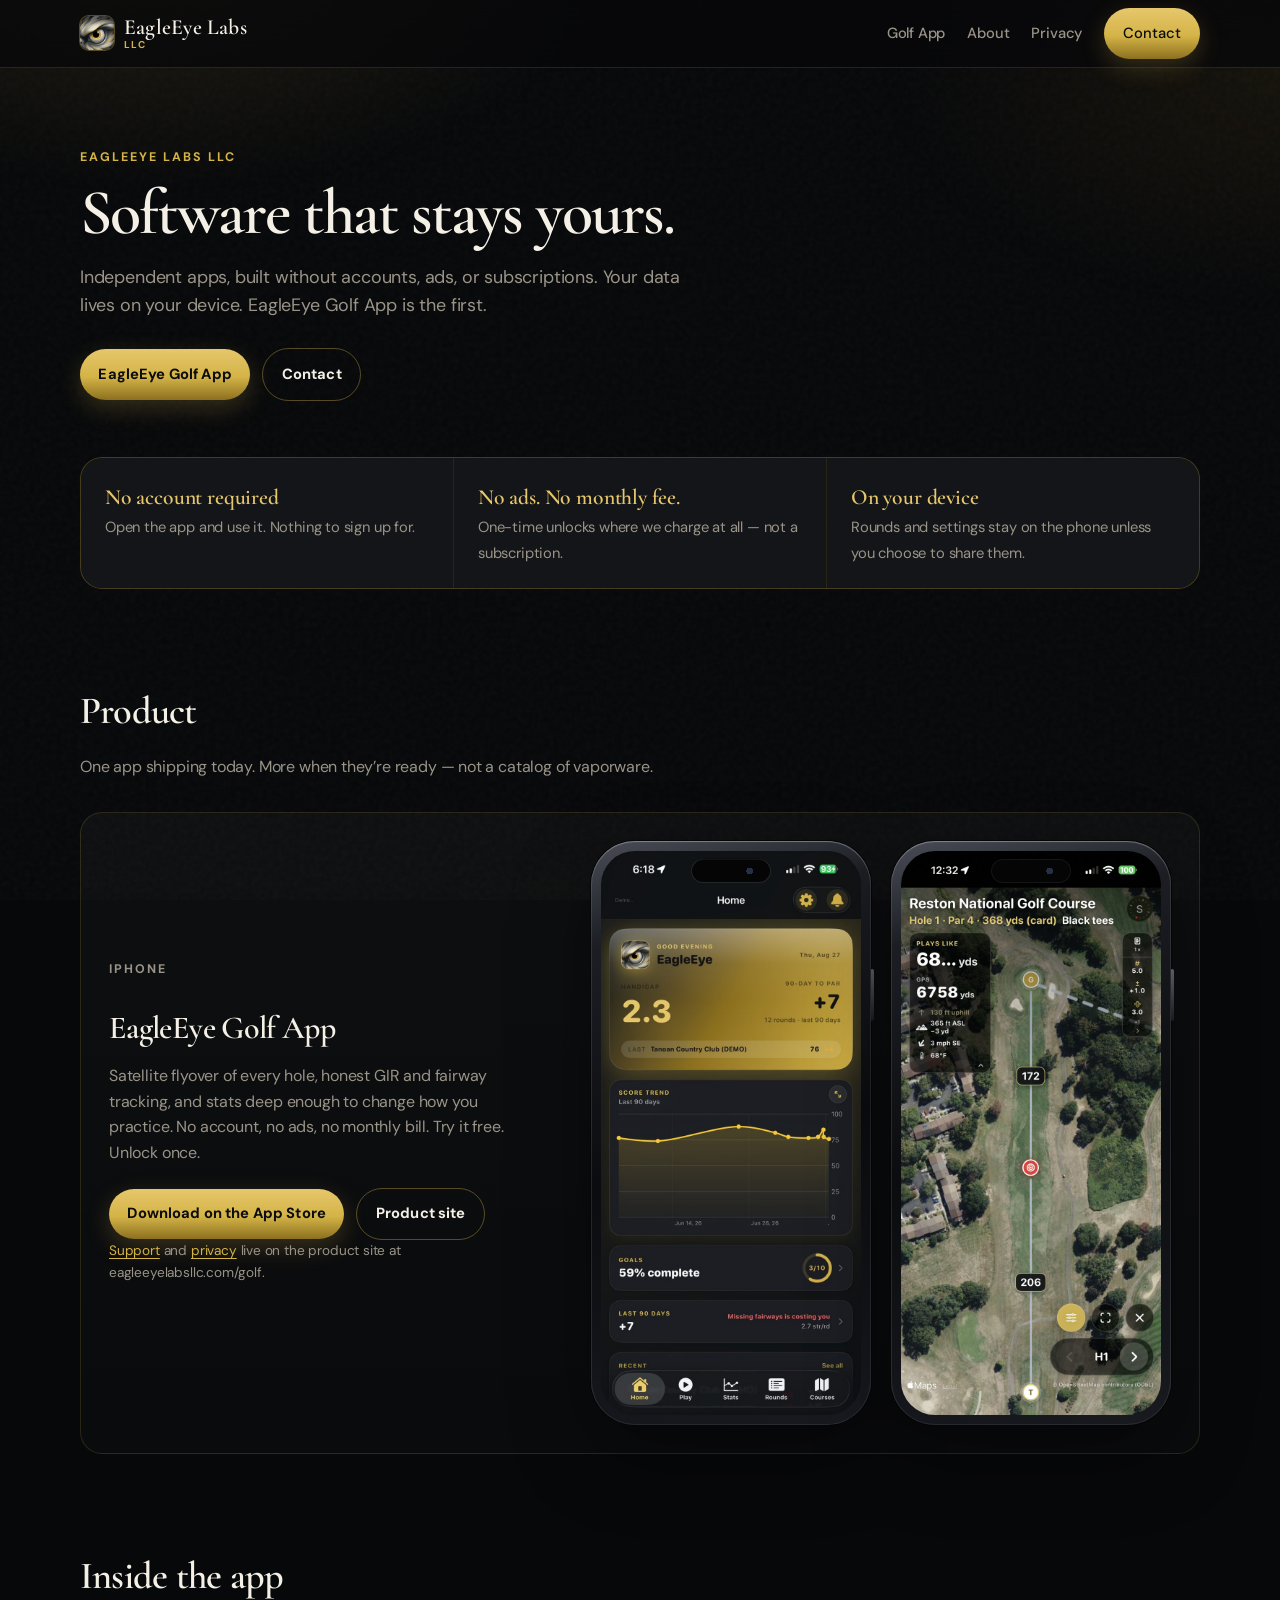
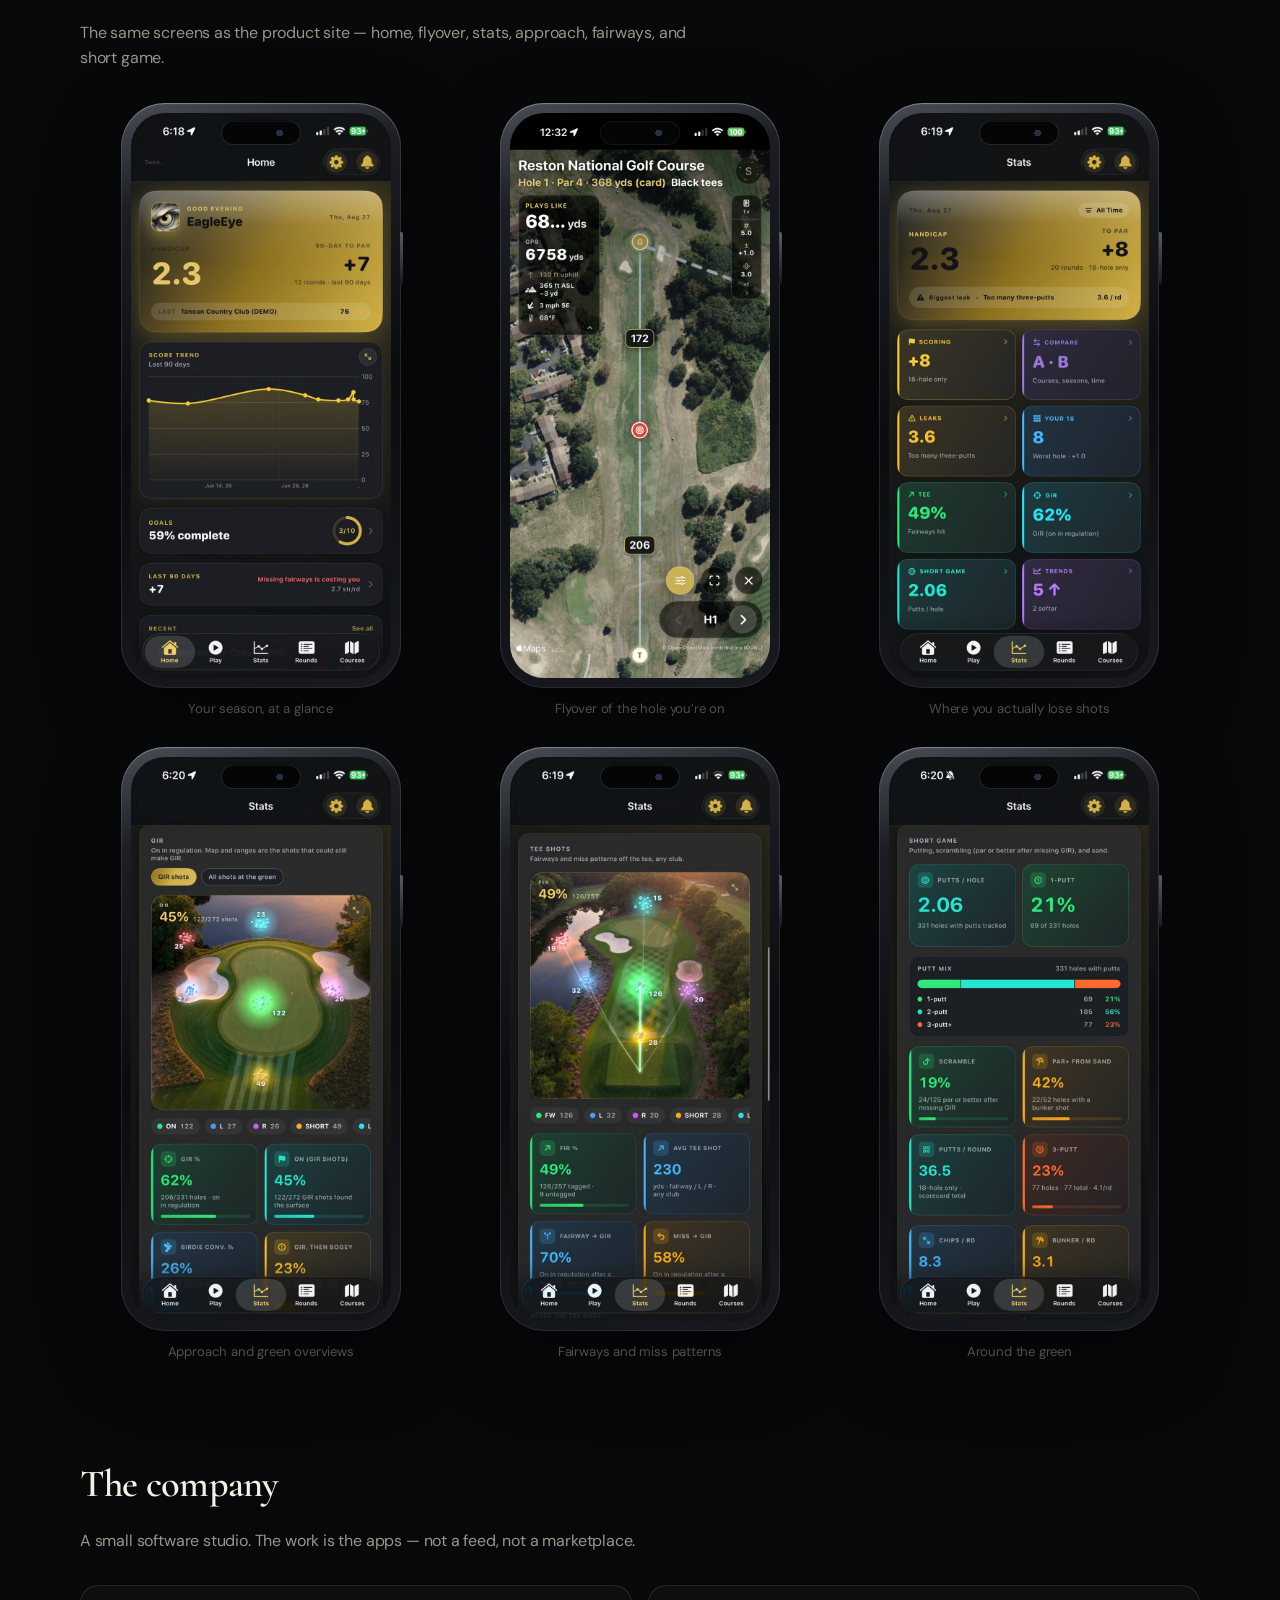
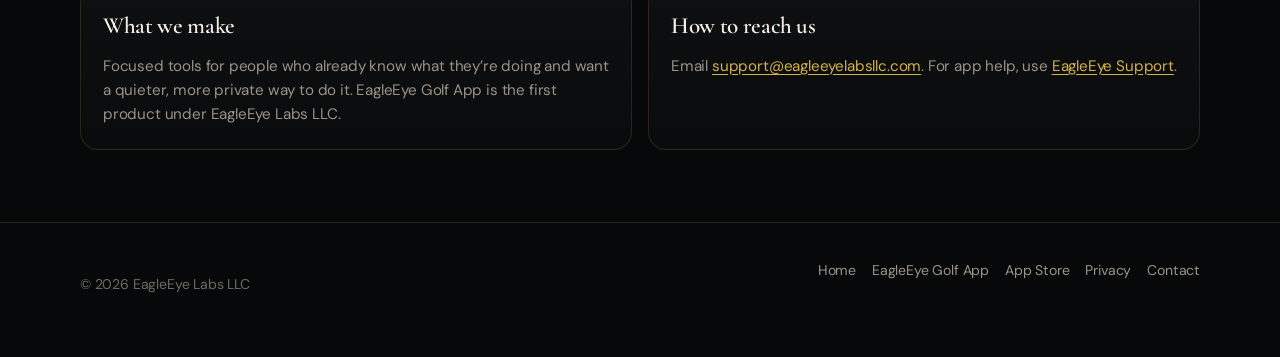
<file: index.html>
<!DOCTYPE html>
<html lang="en">
<head>
  <meta charset="utf-8" />
  <meta name="viewport" content="width=device-width, initial-scale=1" />
  <title>EagleEye Labs LLC</title>
  <meta name="description" content="EagleEye Labs LLC builds independent software that stays on your device. Home of EagleEye Golf App." />
  <link rel="canonical" href="https://eagleeyelabsllc.com/" />
  <meta property="og:title" content="EagleEye Labs LLC" />
  <meta property="og:description" content="Independent software. Your data stays yours. Home of EagleEye Golf App." />
  <meta property="og:image" content="https://eagleeyelabsllc.com/assets/og-logo.jpg" />
  <meta property="og:image:width" content="1200" />
  <meta property="og:image:height" content="630" />
  <meta property="og:type" content="website" />
  <meta property="og:url" content="https://eagleeyelabsllc.com/" />
  <meta name="twitter:card" content="summary_large_image" />
  <meta name="twitter:image" content="https://eagleeyelabsllc.com/assets/og-logo.jpg" />
  <meta name="theme-color" content="#07080a" />
  <link rel="icon" type="image/png" href="assets/favicon-32.png" />
  <link rel="apple-touch-icon" href="assets/apple-touch-icon.png" />
  <link rel="preconnect" href="https://fonts.googleapis.com" />
  <link rel="preconnect" href="https://fonts.gstatic.com" crossorigin />
  <link href="https://fonts.googleapis.com/css2?family=Cormorant+Garamond:wght@600;700&amp;family=DM+Sans:ital,opsz,wght@0,9..40,400;0,9..40,500;0,9..40,700;1,9..40,400&amp;display=swap" rel="stylesheet" />
  <link rel="stylesheet" href="assets/site.css?v=shots" />
  <script type="application/ld+json">
  {"@context":"https://schema.org","@type":"Organization","name":"EagleEye Labs LLC","url":"https://eagleeyelabsllc.com/","email":"support@eagleeyelabsllc.com"}
  </script>
</head>
<body>
  <header class="site-header">
    <div class="wrap">
      <a class="brand" href="index.html">
        <img src="assets/icon.png" width="34" height="34" alt="" />
        <span>EagleEye Labs<small>LLC</small></span>
      </a>
      <nav class="nav" aria-label="Primary">
        <a class="hide-sm" href="https://eagleeyelabsllc.com/golf/">Golf App</a>
        <a class="hide-sm" href="#about">About</a>
        <a href="privacy.html">Privacy</a>
        <a class="btn" href="mailto:support@eagleeyelabsllc.com">Contact</a>
      </nav>
    </div>
  </header>

  <main>
    <section class="wrap hero">
      <p class="kicker">EagleEye Labs LLC</p>
      <h1>Software that stays yours.</h1>
      <p class="lede">
        Independent apps, built without accounts, ads, or subscriptions.
        Your data lives on your device. EagleEye Golf App is the first.
      </p>
      <div class="cta-row">
        <a class="btn" href="https://eagleeyelabsllc.com/golf/">EagleEye Golf App</a>
        <a class="btn btn-ghost" href="mailto:support@eagleeyelabsllc.com">Contact</a>
      </div>
    </section>

    <div class="wrap">
      <div class="proof">
        <div><strong>No account required</strong><span>Open the app and use it. Nothing to sign up for.</span></div>
        <div><strong>No ads. No monthly fee.</strong><span>One-time unlocks where we charge at all — not a subscription.</span></div>
        <div><strong>On your device</strong><span>Rounds and settings stay on the phone unless you choose to share them.</span></div>
      </div>
    </div>

    <section class="wrap section" id="product">
      <h2>Product</h2>
      <p class="intro">One app shipping today. More when they’re ready — not a catalog of vaporware.</p>
      <div class="product">
        <div>
          <p class="kicker">iPhone</p>
          <h3>EagleEye Golf App</h3>
          <p>
            Satellite flyover of every hole, honest GIR and fairway tracking, and stats
            deep enough to change how you practice. No account, no ads, no monthly bill.
            Try it free. Unlock once.
          </p>
          <div class="cta-row">
            <a class="btn" href="https://apps.apple.com/app/id6793305657">Download on the App Store</a>
            <a class="btn btn-ghost" href="https://eagleeyelabsllc.com/golf/">Product site</a>
          </div>
          <p class="fine">
            <a href="https://eagleeyelabsllc.com/golf/support.html">Support</a>
            and
            <a href="https://eagleeyelabsllc.com/golf/privacy.html">privacy</a>
            live on the product site at eagleeyelabsllc.com/golf.
          </p>
        </div>
        <div class="phones" aria-hidden="false">
          <div class="device back">
            <img src="assets/ui-home.jpg" alt="EagleEye Golf App home" width="720" height="1564" />
          </div>
          <div class="device">
            <img src="assets/ui-flyover.jpg?v=penderbrook" alt="EagleEye Golf App satellite flyover" width="720" height="1564" />
          </div>
        </div>
      </div>
    </section>

    <section class="wrap section" id="screens">
      <h2>Inside the app</h2>
      <p class="intro">The same screens as the product site — home, flyover, stats, approach, fairways, and short game.</p>
      <div class="shots">
        <figure>
          <div class="device">
            <img src="assets/ui-home.jpg" alt="EagleEye home dashboard" width="720" height="1564" />
          </div>
          <figcaption>Your season, at a glance</figcaption>
        </figure>
        <figure>
          <div class="device">
            <img src="assets/ui-flyover.jpg?v=penderbrook" alt="EagleEye hole flyover" width="720" height="1564" />
          </div>
          <figcaption>Flyover of the hole you’re on</figcaption>
        </figure>
        <figure>
          <div class="device">
            <img src="assets/ui-stats.jpg" alt="EagleEye stroke analysis" width="720" height="1564" />
          </div>
          <figcaption>Where you actually lose shots</figcaption>
        </figure>
      </div>
      <div class="shots" style="margin-top: 28px">
        <figure>
          <div class="device">
            <img src="assets/ui-approach.jpg" alt="EagleEye approach and green overview" width="720" height="1564" />
          </div>
          <figcaption>Approach and green overviews</figcaption>
        </figure>
        <figure>
          <div class="device">
            <img src="assets/ui-fairways.jpg" alt="EagleEye tee-shot dispersion" width="720" height="1564" />
          </div>
          <figcaption>Fairways and miss patterns</figcaption>
        </figure>
        <figure>
          <div class="device">
            <img src="assets/ui-shortgame.jpg" alt="EagleEye short game stats" width="720" height="1564" />
          </div>
          <figcaption>Around the green</figcaption>
        </figure>
      </div>
    </section>

    <section class="wrap section" id="about">
      <h2>The company</h2>
      <p class="intro">A small software studio. The work is the apps — not a feed, not a marketplace.</p>
      <div class="grid-2">
        <article class="card">
          <h3>What we make</h3>
          <p>
            Focused tools for people who already know what they’re doing and want a
            quieter, more private way to do it. EagleEye Golf App is the first product
            under EagleEye Labs LLC.
          </p>
        </article>
        <article class="card">
          <h3>How to reach us</h3>
          <p>
            Email
            <a href="mailto:support@eagleeyelabsllc.com">support@eagleeyelabsllc.com</a>.
            For app help, use
            <a href="https://eagleeyelabsllc.com/golf/support.html">EagleEye Support</a>.
          </p>
        </article>
      </div>
    </section>
  </main>

  <footer class="site-footer">
    <div class="wrap">
      <p>© 2026 EagleEye Labs LLC</p>
      <nav>
        <a href="index.html">Home</a>
        <a href="https://eagleeyelabsllc.com/golf/">EagleEye Golf App</a>
        <a href="https://apps.apple.com/app/id6793305657">App Store</a>
        <a href="privacy.html">Privacy</a>
        <a href="mailto:support@eagleeyelabsllc.com">Contact</a>
      </nav>
    </div>
  </footer>
</body>
</html>
</file>
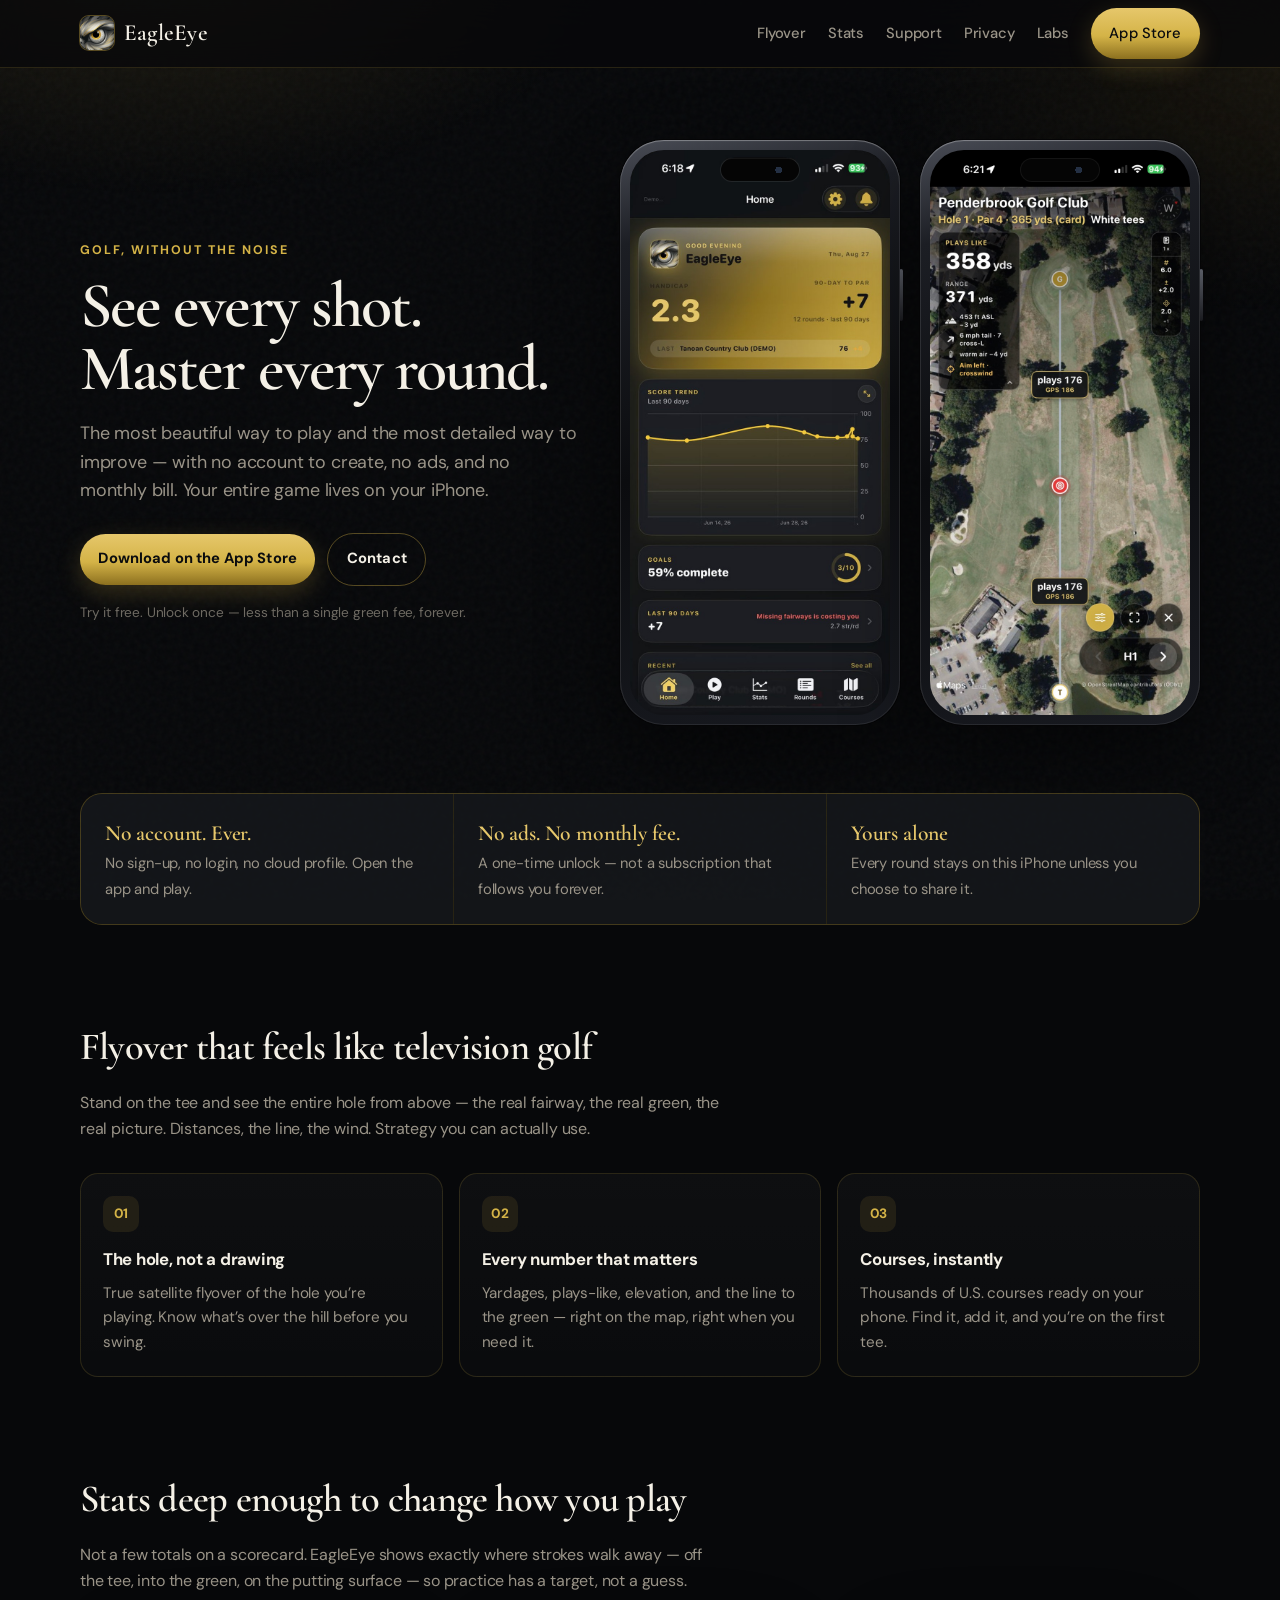
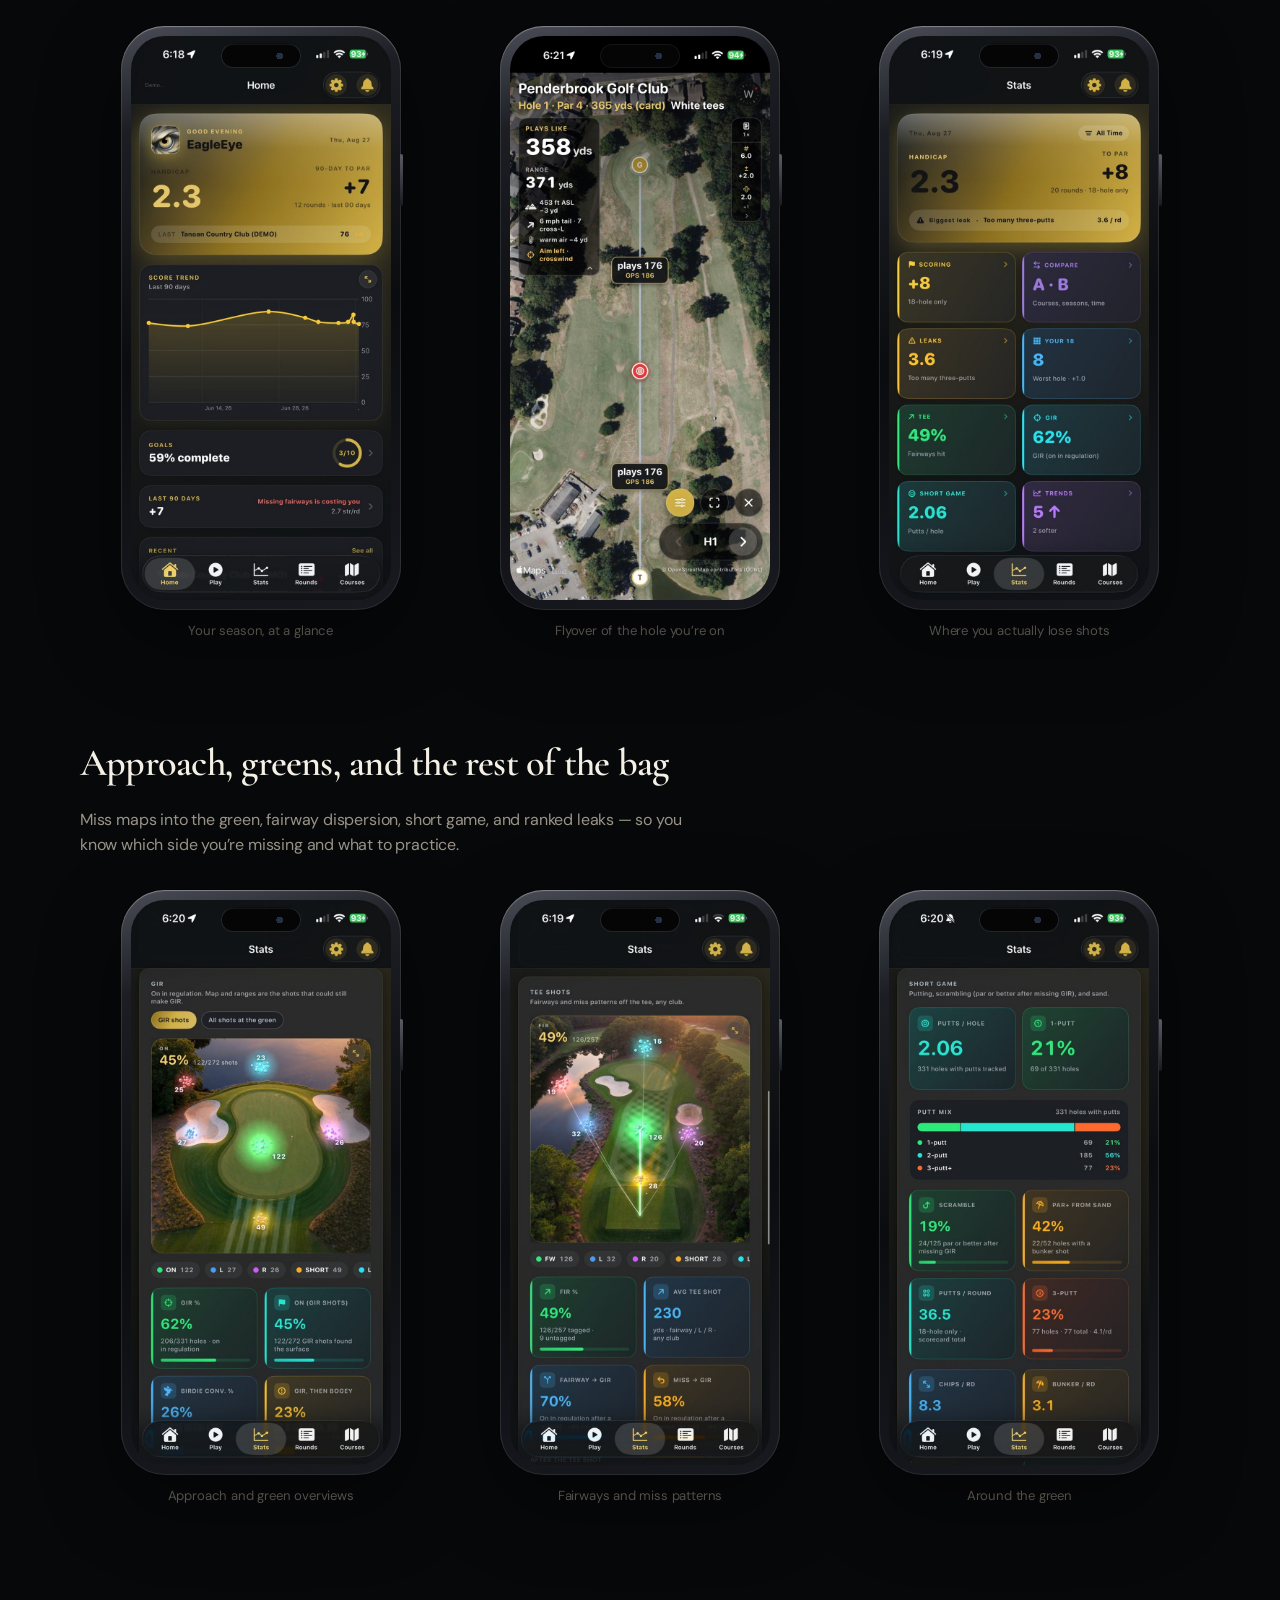
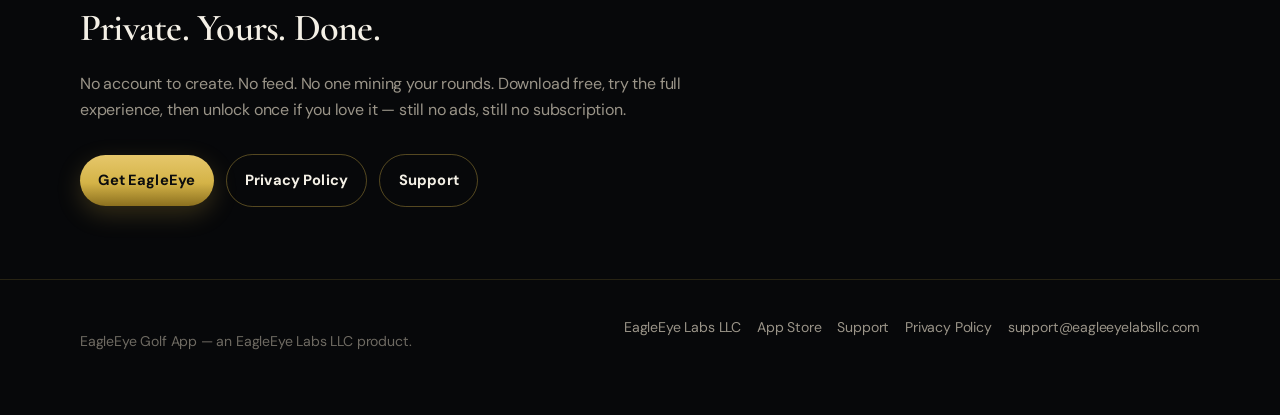
<file: golf/index.html>
<!DOCTYPE html>
<html lang="en">
<head>
  <meta charset="utf-8" />
  <meta name="viewport" content="width=device-width, initial-scale=1" />
  <title>EagleEye — See every shot. Master every round.</title>
  <meta name="description" content="The golf app with no account, no ads, and no monthly fee. Satellite flyover of every hole, approach and green maps, and the deepest stats on iPhone — your game stays on your phone." />
  <link rel="canonical" href="https://eagleeyelabsllc.com/golf/" />
  <meta property="og:title" content="EagleEye — See every shot. Master every round." />
  <meta property="og:description" content="No account. No ads. No subscription. Satellite flyover, approach maps, and tour-level stats, on your iPhone." />
  <meta property="og:image" content="https://eagleeyelabsllc.com/golf/assets/og-logo.jpg" />
  <meta property="og:image:width" content="1200" />
  <meta property="og:image:height" content="630" />
  <meta property="og:image:alt" content="EagleEye app logo" />
  <meta property="og:type" content="website" />
  <meta property="og:url" content="https://eagleeyelabsllc.com/golf/" />
  <meta name="twitter:card" content="summary_large_image" />
  <meta name="twitter:image" content="https://eagleeyelabsllc.com/golf/assets/og-logo.jpg" />
  <meta name="theme-color" content="#07080a" />
  <link rel="icon" type="image/png" href="assets/favicon-32.png" />
  <link rel="apple-touch-icon" href="assets/apple-touch-icon.png" />
  <link rel="preconnect" href="https://fonts.googleapis.com" />
  <link rel="preconnect" href="https://fonts.gstatic.com" crossorigin />
  <link href="https://fonts.googleapis.com/css2?family=Cormorant+Garamond:wght@600;700&amp;family=DM+Sans:ital,opsz,wght@0,9..40,400;0,9..40,500;0,9..40,700;1,9..40,400&amp;display=swap" rel="stylesheet" />
  <link rel="stylesheet" href="assets/site.css?v=flyover-best" />
  <script type="application/ld+json">
  {"@context":"https://schema.org","@type":"SoftwareApplication","name":"EagleEye","operatingSystem":"iOS","applicationCategory":"SportsApplication","offers":{"@type":"Offer","price":"0","priceCurrency":"USD"},"url":"https://apps.apple.com/app/id6793305657"}
  </script>
</head>
<body>
  <header class="site-header">
    <div class="wrap">
      <a class="brand" href="index.html">
        <img src="assets/icon.png" width="34" height="34" alt="" />
        <span>EagleEye</span>
      </a>
      <nav class="nav" aria-label="Primary">
        <a class="hide-sm" href="index.html#flyover">Flyover</a>
        <a class="hide-sm" href="index.html#stats">Stats</a>
        <a href="support.html">Support</a>
        <a href="privacy.html">Privacy</a>
        <a class="hide-sm" href="https://eagleeyelabsllc.com/">Labs</a>
        <a class="btn" href="https://apps.apple.com/app/id6793305657">App Store</a>
      </nav>
    </div>
  </header>

  <main>
    <section class="wrap hero">
      <div>
        <p class="kicker">Golf, without the noise</p>
        <h1>See every shot.<br />Master every round.</h1>
        <p class="lede">
          The most beautiful way to play and the most detailed way to improve —
          with no account to create, no ads, and no monthly bill.
          Your entire game lives on your iPhone.
        </p>
        <div class="cta-row">
          <a class="btn" href="https://apps.apple.com/app/id6793305657">Download on the App Store</a>
          <a class="btn btn-ghost" href="mailto:support@eagleeyelabsllc.com">Contact</a>
        </div>
        <p class="fine">Try it free. Unlock once — less than a single green fee, forever.</p>
      </div>
      <div class="phones" aria-hidden="false">
        <div class="device back">
          <img src="assets/ui-home.jpg" alt="EagleEye home" width="720" height="1564" />
        </div>
        <div class="device front">
          <img src="assets/ui-flyover.jpg?v=penderbrook" alt="EagleEye satellite flyover of a golf hole" width="720" height="1564" />
        </div>
      </div>
    </section>

    <div class="wrap">
      <div class="proof">
        <div><strong>No account. Ever.</strong><span>No sign-up, no login, no cloud profile. Open the app and play.</span></div>
        <div><strong>No ads. No monthly fee.</strong><span>A one-time unlock — not a subscription that follows you forever.</span></div>
        <div><strong>Yours alone</strong><span>Every round stays on this iPhone unless you choose to share it.</span></div>
      </div>
    </div>

    <section class="wrap section" id="flyover">
      <h2>Flyover that feels like television golf</h2>
      <p class="intro">Stand on the tee and see the entire hole from above — the real fairway, the real green, the real picture. Distances, the line, the wind. Strategy you can actually use.</p>
      <div class="grid-3">
        <article class="card">
          <div class="icon-dot">01</div>
          <h3>The hole, not a drawing</h3>
          <p>True satellite flyover of the hole you’re playing. Know what’s over the hill before you swing.</p>
        </article>
        <article class="card">
          <div class="icon-dot">02</div>
          <h3>Every number that matters</h3>
          <p>Yardages, plays-like, elevation, and the line to the green — right on the map, right when you need it.</p>
        </article>
        <article class="card">
          <div class="icon-dot">03</div>
          <h3>Courses, instantly</h3>
          <p>Thousands of U.S. courses ready on your phone. Find it, add it, and you’re on the first tee.</p>
        </article>
      </div>
    </section>

    <section class="wrap section" id="stats">
      <h2>Stats deep enough to change how you play</h2>
      <p class="intro">Not a few totals on a scorecard. EagleEye shows exactly where strokes walk away — off the tee, into the green, on the putting surface — so practice has a target, not a guess.</p>
      <div class="shots">
        <figure>
          <div class="device">
            <img src="assets/ui-home.jpg" alt="EagleEye home dashboard" width="720" height="1564" />
          </div>
          <figcaption>Your season, at a glance</figcaption>
        </figure>
        <figure>
          <div class="device">
            <img src="assets/ui-flyover.jpg?v=penderbrook" alt="EagleEye hole flyover" width="720" height="1564" />
          </div>
          <figcaption>Flyover of the hole you’re on</figcaption>
        </figure>
        <figure>
          <div class="device">
            <img src="assets/ui-stats.jpg" alt="EagleEye stroke analysis" width="720" height="1564" />
          </div>
          <figcaption>Where you actually lose shots</figcaption>
        </figure>
      </div>
    </section>

    <section class="wrap section" id="game">
      <h2>Approach, greens, and the rest of the bag</h2>
      <p class="intro">Miss maps into the green, fairway dispersion, short game, and ranked leaks — so you know which side you’re missing and what to practice.</p>
      <div class="shots">
        <figure>
          <div class="device">
            <img src="assets/ui-approach.jpg" alt="EagleEye approach and green overview" width="720" height="1564" />
          </div>
          <figcaption>Approach and green overviews</figcaption>
        </figure>
        <figure>
          <div class="device">
            <img src="assets/ui-fairways.jpg" alt="EagleEye tee-shot dispersion" width="720" height="1564" />
          </div>
          <figcaption>Fairways and miss patterns</figcaption>
        </figure>
        <figure>
          <div class="device">
            <img src="assets/ui-shortgame.jpg" alt="EagleEye short game stats" width="720" height="1564" />
          </div>
          <figcaption>Around the green</figcaption>
        </figure>
      </div>
    </section>

    <section class="wrap section">
      <h2>Private. Yours. Done.</h2>
      <p class="intro">No account to create. No feed. No one mining your rounds. Download free, try the full experience, then unlock once if you love it — still no ads, still no subscription.</p>
      <div class="cta-row">
        <a class="btn" href="https://apps.apple.com/app/id6793305657">Get EagleEye</a>
        <a class="btn btn-ghost" href="privacy.html">Privacy Policy</a>
        <a class="btn btn-ghost" href="support.html">Support</a>
      </div>
    </section>
  </main>

  <footer class="site-footer">
    <div class="wrap">
      <p>EagleEye Golf App — an EagleEye Labs LLC product.</p>
      <nav>
        <a href="https://eagleeyelabsllc.com/">EagleEye Labs LLC</a>
        <a href="https://apps.apple.com/app/id6793305657">App Store</a>
        <a href="support.html">Support</a>
        <a href="privacy.html">Privacy Policy</a>
        <a href="mailto:support@eagleeyelabsllc.com">support@eagleeyelabsllc.com</a>
      </nav>
    </div>
  </footer>
</body>
</html>
</file>
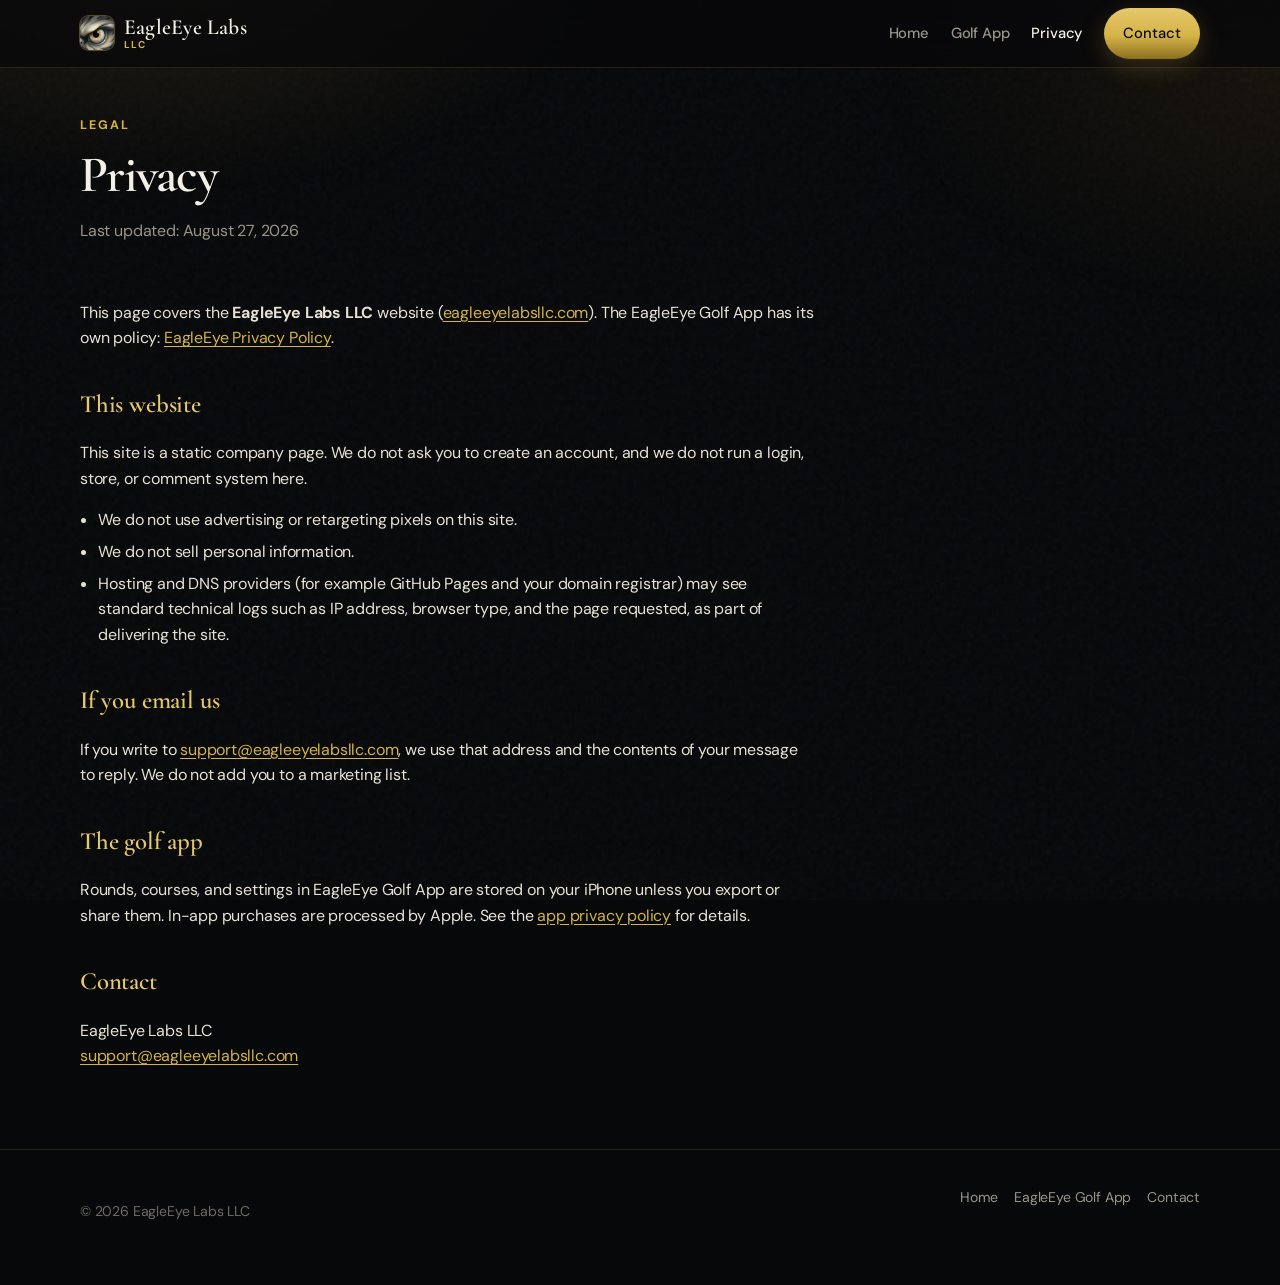
<file: privacy.html>
<!DOCTYPE html>
<html lang="en">
<head>
  <meta charset="utf-8" />
  <meta name="viewport" content="width=device-width, initial-scale=1" />
  <title>Privacy — EagleEye Labs LLC</title>
  <meta name="description" content="Privacy information for the EagleEye Labs LLC website." />
  <link rel="canonical" href="https://eagleeyelabsllc.com/privacy.html" />
  <meta property="og:title" content="Privacy — EagleEye Labs LLC" />
  <meta property="og:description" content="Privacy information for the EagleEye Labs LLC website." />
  <meta property="og:image" content="https://eagleeyelabsllc.com/assets/og-logo.jpg" />
  <meta name="theme-color" content="#07080a" />
  <link rel="icon" type="image/png" href="assets/favicon-32.png" />
  <link rel="apple-touch-icon" href="assets/apple-touch-icon.png" />
  <link rel="preconnect" href="https://fonts.googleapis.com" />
  <link rel="preconnect" href="https://fonts.gstatic.com" crossorigin />
  <link href="https://fonts.googleapis.com/css2?family=Cormorant+Garamond:wght@600;700&amp;family=DM+Sans:ital,opsz,wght@0,9..40,400;0,9..40,500;0,9..40,700;1,9..40,400&amp;display=swap" rel="stylesheet" />
  <link rel="stylesheet" href="assets/site.css" />
</head>
<body>
  <header class="site-header">
    <div class="wrap">
      <a class="brand" href="index.html">
        <img src="assets/icon.png" width="34" height="34" alt="" />
        <span>EagleEye Labs<small>LLC</small></span>
      </a>
      <nav class="nav" aria-label="Primary">
        <a href="index.html">Home</a>
        <a href="https://eagleeyelabsllc.com/golf/">Golf App</a>
        <a href="privacy.html" aria-current="page">Privacy</a>
        <a class="btn" href="mailto:support@eagleeyelabsllc.com">Contact</a>
      </nav>
    </div>
  </header>

  <main class="wrap">
    <header class="page-hero">
      <p class="kicker">Legal</p>
      <h1>Privacy</h1>
      <p class="meta">Last updated: August 27, 2026</p>
    </header>

    <article class="legal">
      <p>
        This page covers the <strong>EagleEye Labs LLC</strong> website
        (<a href="https://eagleeyelabsllc.com/">eagleeyelabsllc.com</a>).
        The EagleEye Golf App has its own policy:
        <a href="https://eagleeyelabsllc.com/golf/privacy.html">EagleEye Privacy Policy</a>.
      </p>

      <h2>This website</h2>
      <p>
        This site is a static company page. We do not ask you to create an account,
        and we do not run a login, store, or comment system here.
      </p>
      <ul>
        <li>We do not use advertising or retargeting pixels on this site.</li>
        <li>We do not sell personal information.</li>
        <li>Hosting and DNS providers (for example GitHub Pages and your domain registrar) may see standard technical logs such as IP address, browser type, and the page requested, as part of delivering the site.</li>
      </ul>

      <h2>If you email us</h2>
      <p>
        If you write to
        <a href="mailto:support@eagleeyelabsllc.com">support@eagleeyelabsllc.com</a>,
        we use that address and the contents of your message to reply.
        We do not add you to a marketing list.
      </p>

      <h2>The golf app</h2>
      <p>
        Rounds, courses, and settings in EagleEye Golf App are stored on your iPhone
        unless you export or share them. In-app purchases are processed by Apple.
        See the
        <a href="https://eagleeyelabsllc.com/golf/privacy.html">app privacy policy</a>
        for details.
      </p>

      <h2>Contact</h2>
      <p>
        EagleEye Labs LLC<br />
        <a href="mailto:support@eagleeyelabsllc.com">support@eagleeyelabsllc.com</a>
      </p>
    </article>
  </main>

  <footer class="site-footer">
    <div class="wrap">
      <p>© 2026 EagleEye Labs LLC</p>
      <nav>
        <a href="index.html">Home</a>
        <a href="https://eagleeyelabsllc.com/golf/">EagleEye Golf App</a>
        <a href="mailto:support@eagleeyelabsllc.com">Contact</a>
      </nav>
    </div>
  </footer>
</body>
</html>
</file>
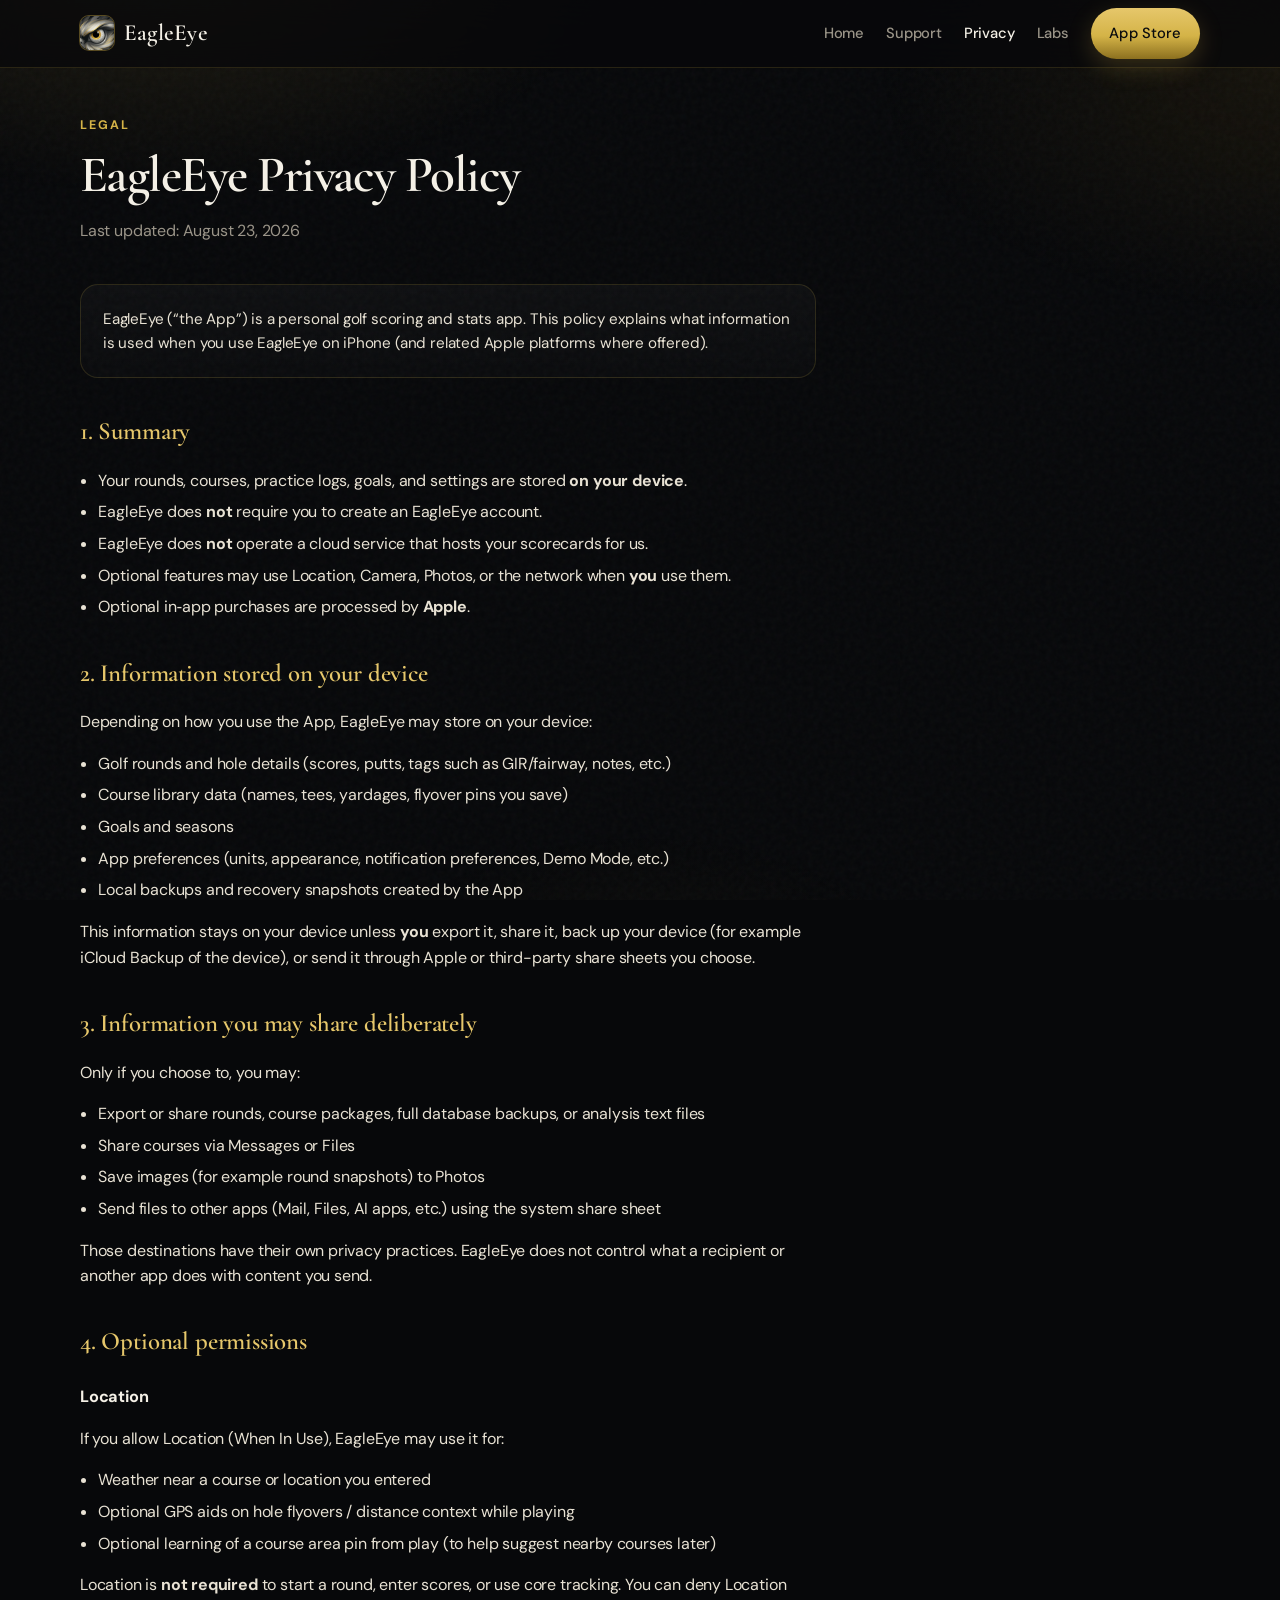
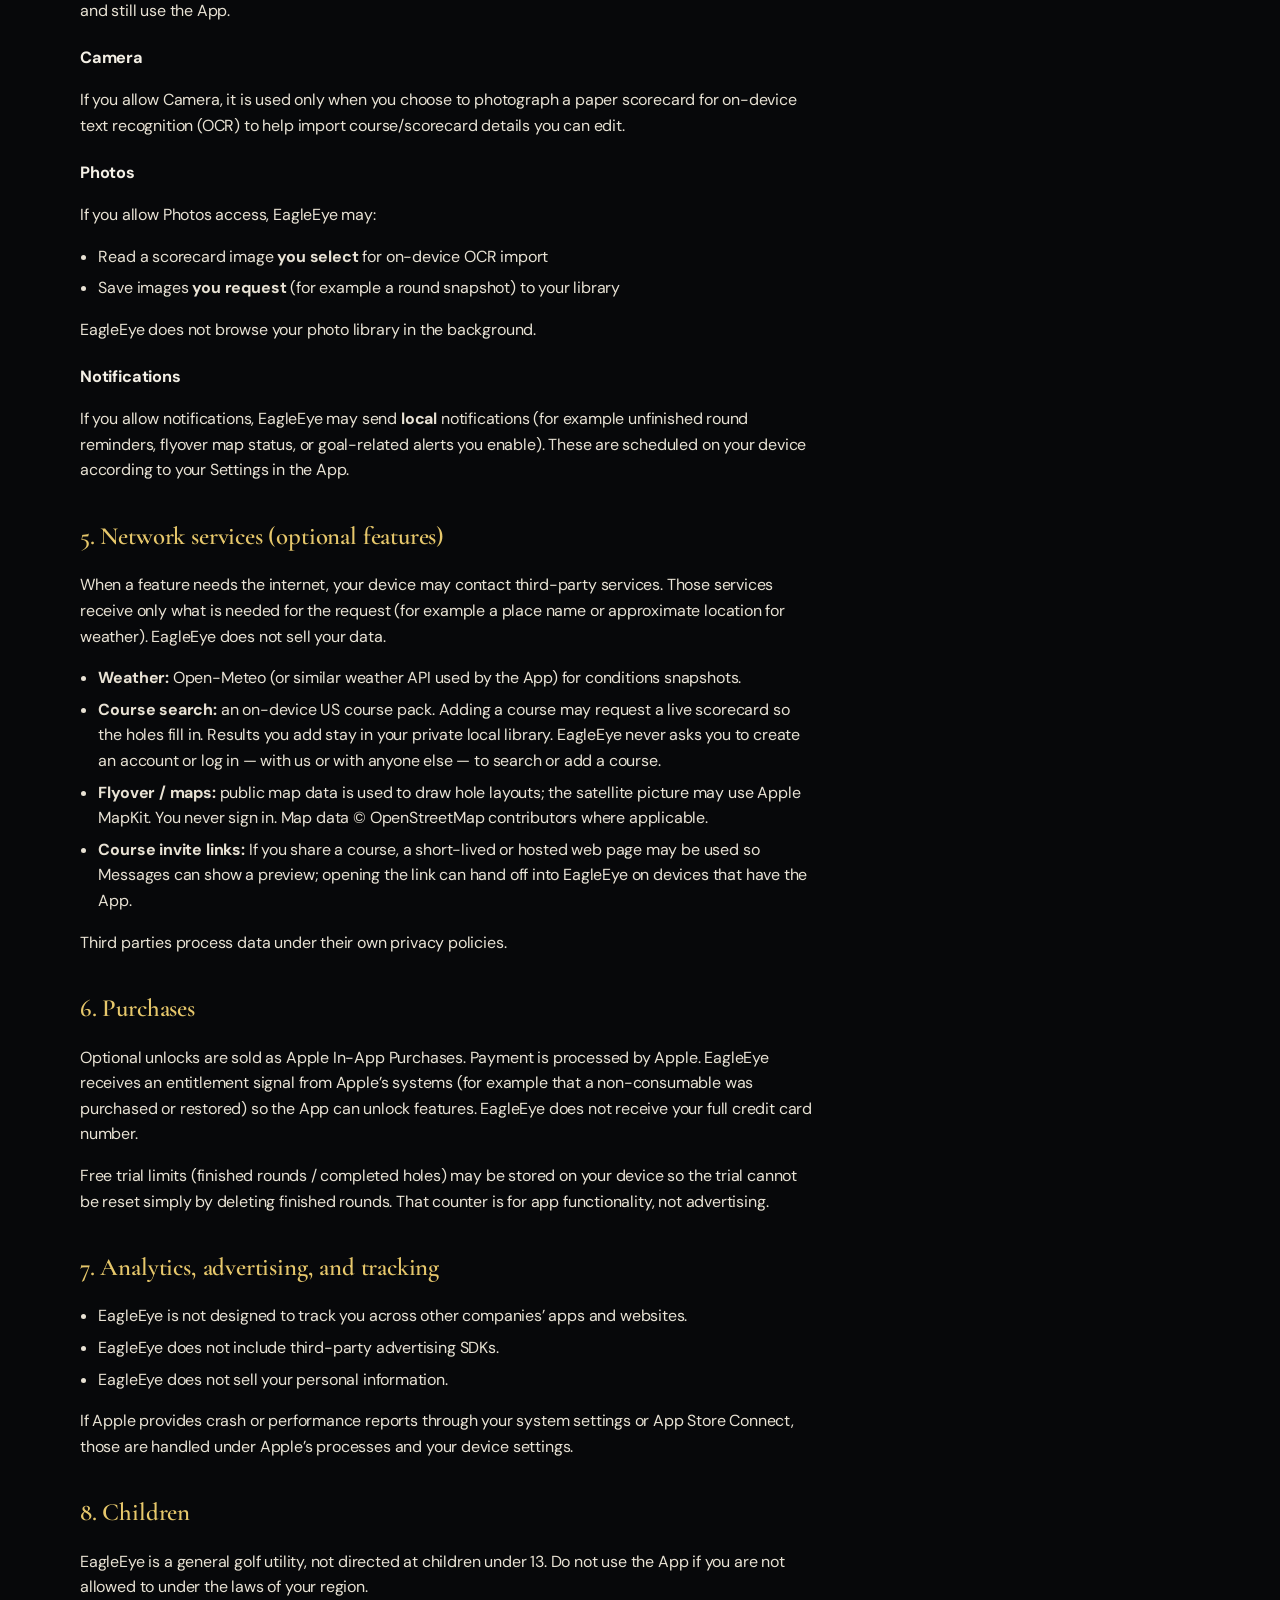
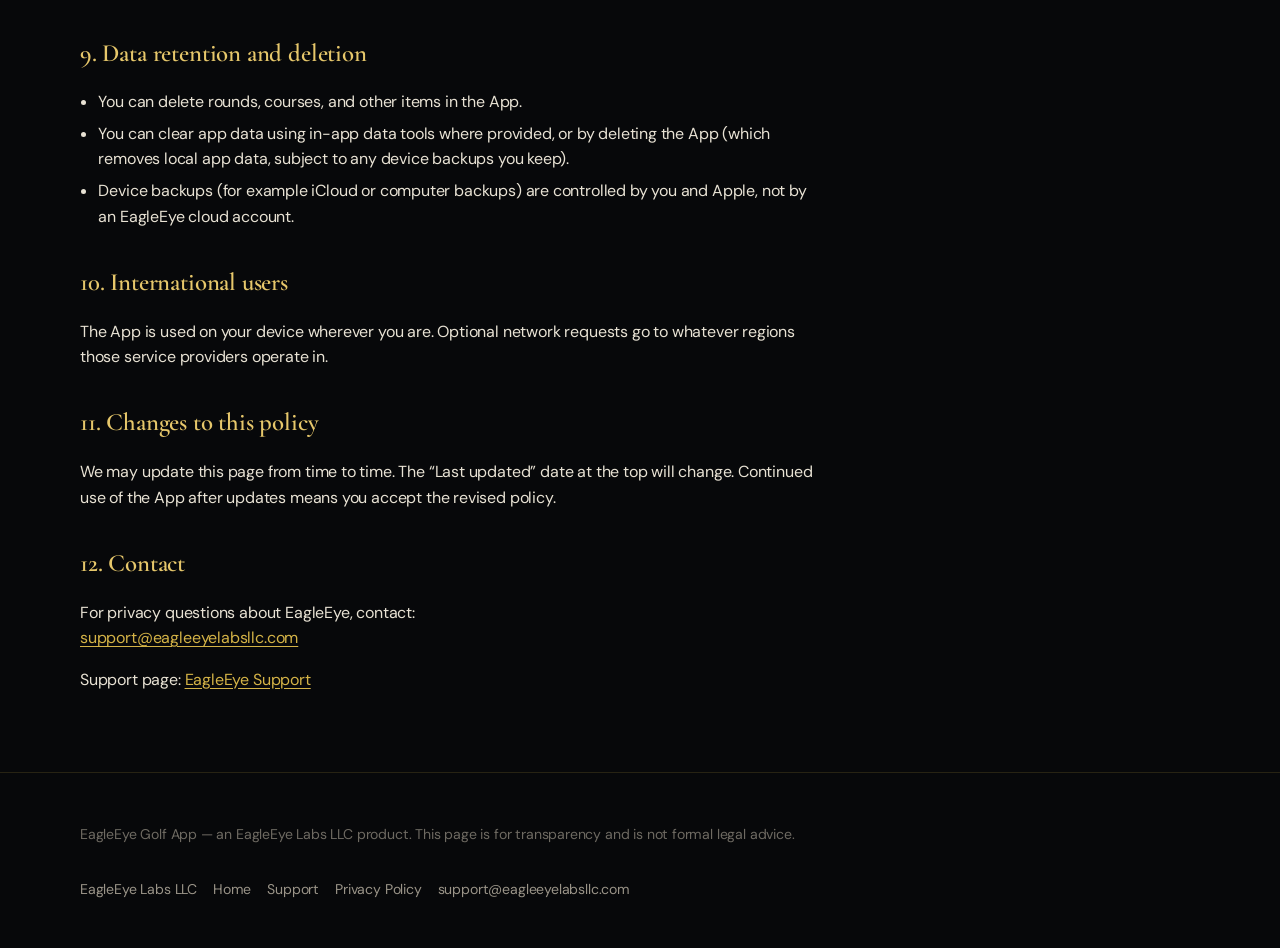
<file: golf/privacy.html>
<!DOCTYPE html>
<html lang="en">
<head>
  <meta charset="utf-8" />
  <meta name="viewport" content="width=device-width, initial-scale=1" />
  <title>EagleEye — Privacy Policy</title>
  <meta name="description" content="Privacy Policy for the EagleEye golf app." />
  <link rel="canonical" href="https://eagleeyelabsllc.com/golf/privacy.html" />
  <meta property="og:title" content="EagleEye — Privacy Policy" />
  <meta property="og:description" content="Privacy Policy for the EagleEye golf app." />
  <meta property="og:image" content="https://eagleeyelabsllc.com/golf/assets/og-logo.jpg" />
  <meta property="og:image:width" content="1200" />
  <meta property="og:image:height" content="630" />
  <meta property="og:image:alt" content="EagleEye app logo" />
  <meta property="og:type" content="website" />
  <meta name="twitter:card" content="summary_large_image" />
  <meta name="twitter:image" content="https://eagleeyelabsllc.com/golf/assets/og-logo.jpg" />
  <meta name="theme-color" content="#07080a" />
  <link rel="icon" type="image/png" href="assets/favicon-32.png" />
  <link rel="apple-touch-icon" href="assets/apple-touch-icon.png" />
  <link rel="preconnect" href="https://fonts.googleapis.com" />
  <link rel="preconnect" href="https://fonts.gstatic.com" crossorigin />
  <link href="https://fonts.googleapis.com/css2?family=Cormorant+Garamond:wght@600;700&amp;family=DM+Sans:ital,opsz,wght@0,9..40,400;0,9..40,500;0,9..40,700;1,9..40,400&amp;display=swap" rel="stylesheet" />
  <link rel="stylesheet" href="assets/site.css?v=iphone" />
</head>
<body>
  <header class="site-header">
    <div class="wrap">
      <a class="brand" href="index.html">
        <img src="assets/icon.png" width="34" height="34" alt="" />
        <span>EagleEye</span>
      </a>
      <nav class="nav" aria-label="Primary">
        <a href="index.html">Home</a>
        <a href="support.html">Support</a>
        <a href="privacy.html" aria-current="page">Privacy</a>
        <a class="hide-sm" href="https://eagleeyelabsllc.com/">Labs</a>
        <a class="btn" href="https://apps.apple.com/app/id6793305657">App Store</a>
      </nav>
    </div>
  </header>

  <main class="wrap">
    <header class="legal-hero">
      <p class="kicker">Legal</p>
      <h1>EagleEye Privacy Policy</h1>
      <p class="meta">Last updated: August 23, 2026</p>
    </header>

    <article class="legal">
      <div class="card" style="margin-bottom: 1.5rem">
        <p style="margin:0">
          EagleEye (“the App”) is a personal golf scoring and stats app.
          This policy explains what information is used when you use EagleEye
          on iPhone (and related Apple platforms where offered).
        </p>
      </div>

      <h2>1. Summary</h2>
      <ul>
        <li>Your rounds, courses, practice logs, goals, and settings are stored <strong>on your device</strong>.</li>
        <li>EagleEye does <strong>not</strong> require you to create an EagleEye account.</li>
        <li>EagleEye does <strong>not</strong> operate a cloud service that hosts your scorecards for us.</li>
        <li>Optional features may use Location, Camera, Photos, or the network when <strong>you</strong> use them.</li>
        <li>Optional in‑app purchases are processed by <strong>Apple</strong>.</li>
      </ul>

      <h2>2. Information stored on your device</h2>
      <p>Depending on how you use the App, EagleEye may store on your device:</p>
      <ul>
        <li>Golf rounds and hole details (scores, putts, tags such as GIR/fairway, notes, etc.)</li>
        <li>Course library data (names, tees, yardages, flyover pins you save)</li>
        <li>Goals and seasons</li>
        <li>App preferences (units, appearance, notification preferences, Demo Mode, etc.)</li>
        <li>Local backups and recovery snapshots created by the App</li>
      </ul>
      <p>
        This information stays on your device unless <strong>you</strong> export it, share it,
        back up your device (for example iCloud Backup of the device), or send it through
        Apple or third-party share sheets you choose.
      </p>

      <h2>3. Information you may share deliberately</h2>
      <p>Only if you choose to, you may:</p>
      <ul>
        <li>Export or share rounds, course packages, full database backups, or analysis text files</li>
        <li>Share courses via Messages or Files</li>
        <li>Save images (for example round snapshots) to Photos</li>
        <li>Send files to other apps (Mail, Files, AI apps, etc.) using the system share sheet</li>
      </ul>
      <p>
        Those destinations have their own privacy practices. EagleEye does not control
        what a recipient or another app does with content you send.
      </p>

      <h2>4. Optional permissions</h2>

      <h3>Location</h3>
      <p>
        If you allow Location (When In Use), EagleEye may use it for:
      </p>
      <ul>
        <li>Weather near a course or location you entered</li>
        <li>Optional GPS aids on hole flyovers / distance context while playing</li>
        <li>Optional learning of a course area pin from play (to help suggest nearby courses later)</li>
      </ul>
      <p>
        Location is <strong>not required</strong> to start a round, enter scores, or use core tracking.
        You can deny Location and still use the App.
      </p>

      <h3>Camera</h3>
      <p>
        If you allow Camera, it is used only when you choose to photograph a paper scorecard
        for on-device text recognition (OCR) to help import course/scorecard details you can edit.
      </p>

      <h3>Photos</h3>
      <p>If you allow Photos access, EagleEye may:</p>
      <ul>
        <li>Read a scorecard image <strong>you select</strong> for on-device OCR import</li>
        <li>Save images <strong>you request</strong> (for example a round snapshot) to your library</li>
      </ul>
      <p>EagleEye does not browse your photo library in the background.</p>

      <h3>Notifications</h3>
      <p>
        If you allow notifications, EagleEye may send <strong>local</strong> notifications
        (for example unfinished round reminders, flyover map status, or goal-related alerts you enable).
        These are scheduled on your device according to your Settings in the App.
      </p>

      <h2>5. Network services (optional features)</h2>
      <p>
        When a feature needs the internet, your device may contact third-party services.
        Those services receive only what is needed for the request (for example a place name
        or approximate location for weather). EagleEye does not sell your data.
      </p>
      <ul>
        <li><strong>Weather:</strong> Open-Meteo (or similar weather API used by the App) for conditions snapshots.</li>
        <li><strong>Course search:</strong> an on-device US course pack. Adding a course may request a live scorecard so the holes fill in. Results you add stay in your private local library. EagleEye never asks you to create an account or log in — with us or with anyone else — to search or add a course.</li>
        <li><strong>Flyover / maps:</strong> public map data is used to draw hole layouts; the satellite picture may use Apple MapKit. You never sign in. Map data © OpenStreetMap contributors where applicable.</li>
        <li><strong>Course invite links:</strong> If you share a course, a short-lived or hosted web page may be used so Messages can show a preview; opening the link can hand off into EagleEye on devices that have the App.</li>
      </ul>
      <p>Third parties process data under their own privacy policies.</p>

      <h2>6. Purchases</h2>
      <p>
        Optional unlocks are sold as Apple In-App Purchases. Payment is processed by Apple.
        EagleEye receives an entitlement signal from Apple’s systems (for example that a
        non-consumable was purchased or restored) so the App can unlock features.
        EagleEye does not receive your full credit card number.
      </p>
      <p>
        Free trial limits (finished rounds / completed holes) may be stored on your device
        so the trial cannot be reset simply by deleting finished rounds. That counter is for
        app functionality, not advertising.
      </p>

      <h2>7. Analytics, advertising, and tracking</h2>
      <ul>
        <li>EagleEye is not designed to track you across other companies’ apps and websites.</li>
        <li>EagleEye does not include third-party advertising SDKs.</li>
        <li>EagleEye does not sell your personal information.</li>
      </ul>
      <p>
        If Apple provides crash or performance reports through your system settings or
        App Store Connect, those are handled under Apple’s processes and your device settings.
      </p>

      <h2>8. Children</h2>
      <p>
        EagleEye is a general golf utility, not directed at children under 13.
        Do not use the App if you are not allowed to under the laws of your region.
      </p>

      <h2>9. Data retention and deletion</h2>
      <ul>
        <li>You can delete rounds, courses, and other items in the App.</li>
        <li>You can clear app data using in-app data tools where provided, or by deleting the App (which removes local app data, subject to any device backups you keep).</li>
        <li>Device backups (for example iCloud or computer backups) are controlled by you and Apple, not by an EagleEye cloud account.</li>
      </ul>

      <h2>10. International users</h2>
      <p>
        The App is used on your device wherever you are. Optional network requests go to
        whatever regions those service providers operate in.
      </p>

      <h2>11. Changes to this policy</h2>
      <p>
        We may update this page from time to time. The “Last updated” date at the top will change.
        Continued use of the App after updates means you accept the revised policy.
      </p>

      <h2>12. Contact</h2>
      <p>
        For privacy questions about EagleEye, contact:
        <br />
        <a href="mailto:support@eagleeyelabsllc.com">support@eagleeyelabsllc.com</a>
      </p>
      <p>
        Support page:
        <a href="support.html">EagleEye Support</a>
      </p>
    </article>
  </main>

  <footer class="site-footer">
    <div class="wrap">
      <p>EagleEye Golf App — an EagleEye Labs LLC product. This page is for transparency and is not formal legal advice.</p>
      <nav>
        <a href="https://eagleeyelabsllc.com/">EagleEye Labs LLC</a>
        <a href="index.html">Home</a>
        <a href="support.html">Support</a>
        <a href="privacy.html">Privacy Policy</a>
        <a href="mailto:support@eagleeyelabsllc.com">support@eagleeyelabsllc.com</a>
      </nav>
    </div>
  </footer>
</body>
</html>
</file>
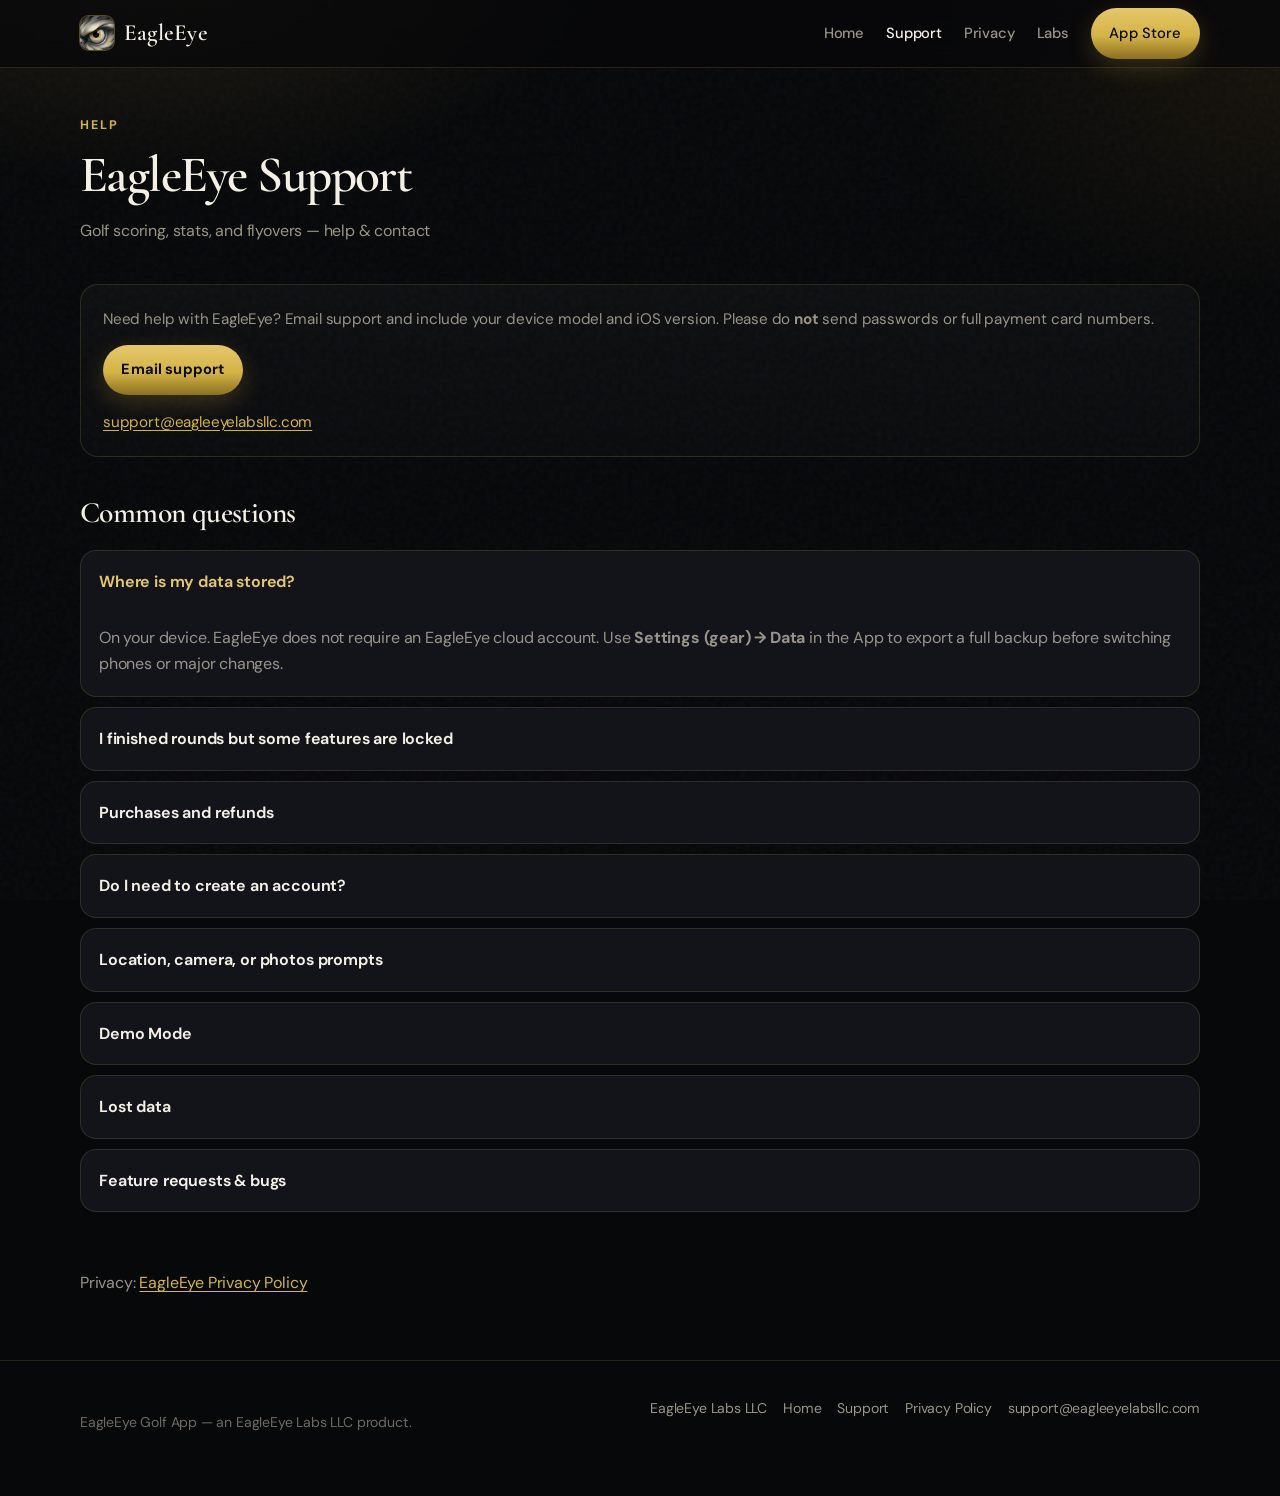
<file: golf/support.html>
<!DOCTYPE html>
<html lang="en">
<head>
  <meta charset="utf-8" />
  <meta name="viewport" content="width=device-width, initial-scale=1" />
  <title>EagleEye — Support</title>
  <meta name="description" content="Support for the EagleEye golf app." />
  <link rel="canonical" href="https://eagleeyelabsllc.com/golf/support.html" />
  <meta property="og:title" content="EagleEye — Support" />
  <meta property="og:description" content="Support for the EagleEye golf app." />
  <meta property="og:image" content="https://eagleeyelabsllc.com/golf/assets/og-logo.jpg" />
  <meta property="og:image:width" content="1200" />
  <meta property="og:image:height" content="630" />
  <meta property="og:image:alt" content="EagleEye app logo" />
  <meta property="og:type" content="website" />
  <meta name="twitter:card" content="summary_large_image" />
  <meta name="twitter:image" content="https://eagleeyelabsllc.com/golf/assets/og-logo.jpg" />
  <meta name="theme-color" content="#07080a" />
  <link rel="icon" type="image/png" href="assets/favicon-32.png" />
  <link rel="apple-touch-icon" href="assets/apple-touch-icon.png" />
  <link rel="preconnect" href="https://fonts.googleapis.com" />
  <link rel="preconnect" href="https://fonts.gstatic.com" crossorigin />
  <link href="https://fonts.googleapis.com/css2?family=Cormorant+Garamond:wght@600;700&amp;family=DM+Sans:ital,opsz,wght@0,9..40,400;0,9..40,500;0,9..40,700;1,9..40,400&amp;display=swap" rel="stylesheet" />
  <link rel="stylesheet" href="assets/site.css?v=iphone" />
</head>
<body>
  <header class="site-header">
    <div class="wrap">
      <a class="brand" href="index.html">
        <img src="assets/icon.png" width="34" height="34" alt="" />
        <span>EagleEye</span>
      </a>
      <nav class="nav" aria-label="Primary">
        <a href="index.html">Home</a>
        <a href="support.html" aria-current="page">Support</a>
        <a href="privacy.html">Privacy</a>
        <a class="hide-sm" href="https://eagleeyelabsllc.com/">Labs</a>
        <a class="btn" href="https://apps.apple.com/app/id6793305657">App Store</a>
      </nav>
    </div>
  </header>

  <main class="wrap">
    <header class="page-hero">
      <p class="kicker">Help</p>
      <h1>EagleEye Support</h1>
      <p class="meta">Golf scoring, stats, and flyovers — help &amp; contact</p>
    </header>

    <div class="card" style="margin-bottom: 2rem">
      <p style="margin:0 0 0.85rem">
        Need help with EagleEye? Email support and include your device model and iOS version.
        Please do <strong>not</strong> send passwords or full payment card numbers.
      </p>
      <a class="btn" href="mailto:support@eagleeyelabsllc.com?subject=EagleEye%20Support">Email support</a>
      <p class="meta" style="margin:0.9rem 0 0">
        <a href="mailto:support@eagleeyelabsllc.com">support@eagleeyelabsllc.com</a>
      </p>
    </div>

    <h2 style="font-family:var(--display);font-size:1.85rem;font-weight:600;margin:0 0 14px;letter-spacing:-0.02em">Common questions</h2>
    <div class="faq" style="padding-bottom: 48px">
      <details open>
        <summary>Where is my data stored?</summary>
        <p>
          On your device. EagleEye does not require an EagleEye cloud account.
          Use <strong>Settings (gear) → Data</strong> in the App to export a full backup
          before switching phones or major changes.
        </p>
      </details>

      <details>
        <summary>I finished rounds but some features are locked</summary>
        <p>
          EagleEye includes a free trial of <strong>3 finished rounds or 60 completed holes</strong>
          (whichever comes first). Deleted finished rounds still count toward the trial.
          After the trial, advanced features (for example deep stats, flyover, goals)
          require a one-time unlock via Apple In-App Purchase. Scoring a round still works while locked;
          your data remains on the device.
          Use <strong>Restore Purchases</strong> on the unlock screen if you already bought on this Apple ID.
        </p>
      </details>

      <details>
        <summary>Purchases and refunds</summary>
        <p>
          Payments are handled by Apple. For billing or refunds, use your Apple ID
          purchase history / Apple Support. We cannot refund charges directly outside Apple’s process.
        </p>
      </details>

      <details>
        <summary>Do I need to create an account?</summary>
        <p>
          No. EagleEye has no sign-up and no login — not with us, and not with any map or course service.
          Open the app and play. Flyover and course search work without an account of any kind.
        </p>
      </details>

      <details>
        <summary>Location, camera, or photos prompts</summary>
        <ul>
          <li><strong>Location</strong> — optional (weather / flyover GPS). Not required to score.</li>
          <li><strong>Camera / Photos</strong> — optional (scorecard scan or saving images you request).</li>
        </ul>
        <p>Change access anytime in iOS Settings → EagleEye.</p>
      </details>

      <details>
        <summary>Demo Mode</summary>
        <p>
          Settings can load sample data so the App isn’t empty.
          Turning Demo Mode off removes sample (demo-tagged) content and keeps your real rounds.
        </p>
      </details>

      <details>
        <summary>Lost data</summary>
        <p>If something looks missing:</p>
        <ul>
          <li>Confirm Demo Mode is not hiding your real rounds (Demo Mode shows sample data only).</li>
          <li>Check Data &amp; Backup for exports you made earlier.</li>
          <li>Email support with what happened (update, reinstall, new phone) and we will try to help.</li>
        </ul>
      </details>

      <details>
        <summary>Feature requests &amp; bugs</summary>
        <p>
          Email is best. Include steps to reproduce, screenshots if useful, and whether
          the issue happens in Demo Mode or with real rounds.
        </p>
      </details>
    </div>

    <p style="margin: 0 0 64px; color: var(--muted)">
      Privacy:
      <a href="privacy.html">EagleEye Privacy Policy</a>
    </p>
  </main>

  <footer class="site-footer">
    <div class="wrap">
      <p>EagleEye Golf App — an EagleEye Labs LLC product.</p>
      <nav>
        <a href="https://eagleeyelabsllc.com/">EagleEye Labs LLC</a>
        <a href="index.html">Home</a>
        <a href="support.html">Support</a>
        <a href="privacy.html">Privacy Policy</a>
        <a href="mailto:support@eagleeyelabsllc.com">support@eagleeyelabsllc.com</a>
      </nav>
    </div>
  </footer>
</body>
</html>
</file>
<file: assets/site.css>
:root {
  color-scheme: dark;
  --bg: #07080a;
  --elev: #12141a;
  --fg: #f4f0e6;
  --muted: #9a9488;
  --dim: #6e6a62;
  --gold: #d4b347;
  --gold-soft: #e6c76b;
  --gold-deep: #8c701f;
  --line: rgba(212, 179, 71, 0.16);
  --line-strong: rgba(212, 179, 71, 0.38);
  --ink: #0b0c0e;
  --shadow: 0 28px 80px rgba(0, 0, 0, 0.45);
  --radius: 22px;
  --nav-h: 68px;
  --font: "DM Sans", ui-sans-serif, system-ui, -apple-system, "Segoe UI", sans-serif;
  --display: "Cormorant Garamond", "Times New Roman", serif;
}

*, *::before, *::after { box-sizing: border-box; }
html { scroll-behavior: smooth; }
html, body { margin: 0; min-height: 100%; }
body {
  font-family: var(--font);
  background: var(--bg);
  color: var(--fg);
  line-height: 1.6;
  letter-spacing: -0.011em;
  -webkit-font-smoothing: antialiased;
}
body::before {
  content: "";
  position: fixed;
  inset: 0;
  pointer-events: none;
  z-index: 0;
  background:
    radial-gradient(900px 520px at 12% -10%, rgba(212, 179, 71, 0.14), transparent 55%),
    radial-gradient(800px 480px at 100% 8%, rgba(90, 70, 20, 0.18), transparent 50%),
    radial-gradient(700px 500px at 50% 120%, rgba(212, 179, 71, 0.06), transparent 50%);
}
body::after {
  content: "";
  position: fixed;
  inset: 0;
  pointer-events: none;
  z-index: 0;
  opacity: 0.035;
  background-image: url("data:image/svg+xml,%3Csvg viewBox='0 0 200 200' xmlns='http://www.w3.org/2000/svg'%3E%3Cfilter id='n'%3E%3CfeTurbulence type='fractalNoise' baseFrequency='.85' numOctaves='4' stitchTiles='stitch'/%3E%3C/filter%3E%3Crect width='100%25' height='100%25' filter='url(%23n)'/%3E%3C/svg%3E");
}

img { max-width: 100%; height: auto; }
a { color: var(--gold); text-underline-offset: 3px; }
a:hover { color: var(--gold-soft); }
.wrap {
  width: min(1120px, calc(100% - 40px));
  margin: 0 auto;
  position: relative;
  z-index: 1;
}

.site-header {
  position: sticky;
  top: 0;
  z-index: 20;
  height: var(--nav-h);
  display: flex;
  align-items: center;
  backdrop-filter: blur(18px);
  -webkit-backdrop-filter: blur(18px);
  background: rgba(7, 8, 10, 0.72);
  border-bottom: 1px solid var(--line);
}
.site-header .wrap {
  display: flex;
  align-items: center;
  justify-content: space-between;
  gap: 16px;
  width: min(1120px, calc(100% - 32px));
}
.brand {
  display: flex;
  align-items: center;
  gap: 10px;
  text-decoration: none;
  color: var(--fg);
}
.brand img {
  width: 34px;
  height: 34px;
  border-radius: 9px;
  box-shadow: 0 0 0 1px var(--line-strong);
}
.brand span {
  font-family: var(--display);
  font-size: 1.35rem;
  font-weight: 600;
  letter-spacing: 0.01em;
  line-height: 1.1;
}
.brand small {
  display: block;
  font-family: var(--font);
  font-size: 0.62rem;
  font-weight: 700;
  letter-spacing: 0.14em;
  text-transform: uppercase;
  color: var(--gold);
}
.nav {
  display: flex;
  align-items: center;
  gap: 22px;
}
.nav a {
  color: var(--muted);
  text-decoration: none;
  font-size: 0.92rem;
  font-weight: 500;
}
.nav a:hover, .nav a[aria-current="page"] { color: var(--fg); }

.btn {
  display: inline-flex;
  align-items: center;
  justify-content: center;
  gap: 8px;
  padding: 0.85rem 1.15rem;
  border-radius: 999px;
  background: linear-gradient(180deg, var(--gold-soft), var(--gold) 55%, var(--gold-deep));
  color: var(--ink) !important;
  text-decoration: none !important;
  font-weight: 700;
  font-size: 0.92rem;
  letter-spacing: 0.01em;
  box-shadow: 0 8px 24px rgba(212, 179, 71, 0.22);
  border: 0;
}
.btn:hover { filter: brightness(1.06); color: var(--ink) !important; }
.btn-ghost {
  background: transparent;
  color: var(--fg) !important;
  box-shadow: none;
  border: 1px solid var(--line-strong);
}
.btn-ghost:hover { background: rgba(255,255,255,0.04); color: var(--fg) !important; }

.hero {
  padding: 80px 0 48px;
}
.kicker {
  color: var(--gold);
  font-size: 0.78rem;
  font-weight: 700;
  letter-spacing: 0.16em;
  text-transform: uppercase;
  margin: 0 0 14px;
}
h1 {
  font-family: var(--display);
  font-weight: 600;
  font-size: clamp(2.6rem, 5vw, 4.4rem);
  line-height: 0.98;
  letter-spacing: -0.03em;
  margin: 0 0 18px;
}
.lede {
  font-size: 1.12rem;
  color: var(--muted);
  max-width: 38rem;
  margin: 0 0 28px;
}
.cta-row { display: flex; flex-wrap: wrap; gap: 12px; align-items: center; }
.fine {
  margin: 16px 0 0;
  color: var(--dim);
  font-size: 0.85rem;
}

.proof {
  display: grid;
  grid-template-columns: repeat(3, 1fr);
  gap: 1px;
  background: var(--line);
  border: 1px solid var(--line);
  border-radius: var(--radius);
  overflow: hidden;
  margin: 8px 0 72px;
}
.proof div {
  background: rgba(18, 20, 26, 0.9);
  padding: 22px 24px;
}
.proof strong {
  display: block;
  font-family: var(--display);
  font-size: 1.35rem;
  font-weight: 600;
  color: var(--gold-soft);
}
.proof span { color: var(--muted); font-size: 0.92rem; }

.section { padding: 20px 0 72px; }
.section h2 {
  font-family: var(--display);
  font-size: clamp(1.8rem, 3vw, 2.5rem);
  font-weight: 600;
  letter-spacing: -0.02em;
  margin: 0 0 12px;
  color: var(--fg);
}
.section .intro {
  color: var(--muted);
  max-width: 40rem;
  margin: 0 0 32px;
}

.product {
  display: grid;
  grid-template-columns: 1fr auto;
  gap: 48px;
  align-items: center;
  padding: 28px;
  border: 1px solid var(--line);
  border-radius: var(--radius);
  background: linear-gradient(180deg, rgba(255,255,255,0.03), rgba(255,255,255,0.015));
}
.product h3 {
  font-family: var(--display);
  font-size: 2rem;
  font-weight: 600;
  margin: 0 0 10px;
  letter-spacing: -0.02em;
}
.product p { color: var(--muted); margin: 0 0 22px; max-width: 36rem; }

.shots {
  display: grid;
  grid-template-columns: repeat(3, 1fr);
  gap: 18px;
}
.shots figure { margin: 0; }
.shots .device {
  width: 100%;
  max-width: 280px;
  margin: 0 auto;
}
.shots figcaption {
  text-align: center;
  color: var(--dim);
  font-size: 0.82rem;
  margin-top: 10px;
}

.phones {
  display: flex;
  justify-content: center;
  align-items: flex-start;
  gap: 20px;
}
.device {
  --bezel: 10px;
  --screen-radius: 34px;
  width: 280px;
  max-width: 100%;
  position: relative;
  border-radius: calc(var(--screen-radius) + var(--bezel));
  padding: var(--bezel);
  background:
    linear-gradient(165deg, #4a4d56 0%, #1c1e24 16%, #0b0c0f 52%, #181a20 100%);
  box-shadow:
    inset 0 1px 1px rgba(255, 255, 255, 0.28),
    inset 0 0 0 1px rgba(255, 255, 255, 0.08),
    0 0 0 1px #050506,
    var(--shadow);
}
.device img {
  display: block;
  width: 100%;
  aspect-ratio: 720 / 1564;
  object-fit: cover;
  object-position: top center;
  border-radius: var(--screen-radius);
}
.device::before {
  content: "";
  position: absolute;
  z-index: 2;
  top: calc(var(--bezel) + 9px);
  left: 50%;
  width: 78px;
  height: 22px;
  transform: translateX(-50%);
  border-radius: 14px;
  background:
    radial-gradient(circle 3.5px at 74% 50%, #243044 100%, transparent 100%),
    #050505;
  box-shadow: 0 0 0 1px rgba(255, 255, 255, 0.08);
  pointer-events: none;
}
.device::after {
  content: "";
  position: absolute;
  right: -2.5px;
  top: 22%;
  width: 3px;
  height: 52px;
  border-radius: 1px 2px 2px 1px;
  background: linear-gradient(#5a5d66, #1a1b1f);
  pointer-events: none;
}

.grid-2 {
  display: grid;
  grid-template-columns: 1fr 1fr;
  gap: 16px;
}
.card {
  background: linear-gradient(180deg, rgba(255,255,255,0.03), rgba(255,255,255,0.015));
  border: 1px solid var(--line);
  border-radius: 18px;
  padding: 22px;
}
.card h3 {
  margin: 0 0 8px;
  letter-spacing: -0.015em;
  font-family: var(--display);
  font-size: 1.45rem;
  font-weight: 600;
}
.card p { color: var(--muted); margin: 0; font-size: 0.95rem; }

.page-hero { padding: 48px 0 12px; }
.page-hero h1 { font-size: clamp(2.2rem, 4vw, 3.4rem); }
.meta { color: var(--muted); margin: 0 0 28px; }
article.legal {
  max-width: 46rem;
  padding-bottom: 64px;
}
article.legal h2 {
  font-family: var(--display);
  font-size: 1.55rem;
  color: var(--gold-soft);
  margin: 2.1rem 0 0.7rem;
  font-weight: 600;
}
article.legal p, article.legal li { color: #e8e2d4; }
article.legal ul { padding-left: 1.15rem; }
article.legal li { margin: 0.38rem 0; }

.site-footer {
  border-top: 1px solid var(--line);
  padding: 36px 0 48px;
  color: var(--dim);
  font-size: 0.88rem;
  position: relative;
  z-index: 1;
}
.site-footer .wrap {
  display: flex;
  justify-content: space-between;
  gap: 18px;
  flex-wrap: wrap;
}
.site-footer nav { display: flex; gap: 16px; flex-wrap: wrap; }
.site-footer a { color: var(--muted); text-decoration: none; }
.site-footer a:hover { color: var(--gold); }

@media (max-width: 960px) {
  .product, .grid-2, .proof, .shots { grid-template-columns: 1fr; }
  .phones .device.back { display: none; }
  .phones { justify-content: center; }
  .nav .hide-sm { display: none; }
  h1 { font-size: 2.5rem; }
  .hero { padding-top: 40px; }
}
</file>
<file: golf/assets/site.css>
:root {
  color-scheme: dark;
  --bg: #07080a;
  --bg-2: #0c0d10;
  --elev: #12141a;
  --fg: #f4f0e6;
  --muted: #9a9488;
  --dim: #6e6a62;
  --gold: #d4b347;
  --gold-soft: #e6c76b;
  --gold-deep: #8c701f;
  --line: rgba(212, 179, 71, 0.16);
  --line-strong: rgba(212, 179, 71, 0.38);
  --ink: #0b0c0e;
  --shadow: 0 28px 80px rgba(0, 0, 0, 0.45);
  --radius: 22px;
  --nav-h: 68px;
  --font: "DM Sans", ui-sans-serif, system-ui, -apple-system, "Segoe UI", sans-serif;
  --display: "Cormorant Garamond", "Times New Roman", serif;
}

*, *::before, *::after { box-sizing: border-box; }
html { scroll-behavior: smooth; }
html, body { margin: 0; min-height: 100%; }
body {
  font-family: var(--font);
  background: var(--bg);
  color: var(--fg);
  line-height: 1.6;
  letter-spacing: -0.011em;
  -webkit-font-smoothing: antialiased;
}

body::before {
  content: "";
  position: fixed;
  inset: 0;
  pointer-events: none;
  z-index: 0;
  background:
    radial-gradient(900px 520px at 12% -10%, rgba(212, 179, 71, 0.14), transparent 55%),
    radial-gradient(800px 480px at 100% 8%, rgba(90, 70, 20, 0.18), transparent 50%),
    radial-gradient(700px 500px at 50% 120%, rgba(212, 179, 71, 0.06), transparent 50%);
}
body::after {
  content: "";
  position: fixed;
  inset: 0;
  pointer-events: none;
  z-index: 0;
  opacity: 0.035;
  background-image: url("data:image/svg+xml,%3Csvg viewBox='0 0 200 200' xmlns='http://www.w3.org/2000/svg'%3E%3Cfilter id='n'%3E%3CfeTurbulence type='fractalNoise' baseFrequency='.85' numOctaves='4' stitchTiles='stitch'/%3E%3C/filter%3E%3Crect width='100%25' height='100%25' filter='url(%23n)'/%3E%3C/svg%3E");
}

img { max-width: 100%; height: auto; }
a { color: var(--gold); text-underline-offset: 3px; }
a:hover { color: var(--gold-soft); }
.wrap {
  width: min(1120px, calc(100% - 40px));
  margin: 0 auto;
  position: relative;
  z-index: 1;
}

.site-header {
  position: sticky;
  top: 0;
  z-index: 20;
  height: var(--nav-h);
  display: flex;
  align-items: center;
  backdrop-filter: blur(18px);
  -webkit-backdrop-filter: blur(18px);
  background: rgba(7, 8, 10, 0.72);
  border-bottom: 1px solid var(--line);
}
.site-header .wrap {
  display: flex;
  align-items: center;
  justify-content: space-between;
  gap: 16px;
  width: min(1120px, calc(100% - 32px));
}
.brand {
  display: flex;
  align-items: center;
  gap: 10px;
  text-decoration: none;
  color: var(--fg);
}
.brand img {
  width: 34px;
  height: 34px;
  border-radius: 9px;
  box-shadow: 0 0 0 1px var(--line-strong);
}
.brand span {
  font-family: var(--display);
  font-size: 1.45rem;
  font-weight: 600;
  letter-spacing: 0.01em;
}
.nav {
  display: flex;
  align-items: center;
  gap: 22px;
}
.nav a {
  color: var(--muted);
  text-decoration: none;
  font-size: 0.92rem;
  font-weight: 500;
}
.nav a:hover, .nav a[aria-current="page"] { color: var(--fg); }
.btn {
  display: inline-flex;
  align-items: center;
  justify-content: center;
  gap: 8px;
  padding: 0.85rem 1.15rem;
  border-radius: 999px;
  background: linear-gradient(180deg, var(--gold-soft), var(--gold) 55%, var(--gold-deep));
  color: var(--ink) !important;
  text-decoration: none !important;
  font-weight: 700;
  font-size: 0.92rem;
  letter-spacing: 0.01em;
  box-shadow: 0 8px 24px rgba(212, 179, 71, 0.22);
  border: 0;
}
.btn:hover { filter: brightness(1.06); color: var(--ink) !important; }
.btn-ghost {
  background: transparent;
  color: var(--fg) !important;
  box-shadow: none;
  border: 1px solid var(--line-strong);
}
.btn-ghost:hover { background: rgba(255,255,255,0.04); color: var(--fg) !important; }

.hero {
  padding: 72px 0 40px;
  display: grid;
  grid-template-columns: minmax(280px, 1fr) auto;
  gap: 40px;
  align-items: center;
}
.kicker {
  color: var(--gold);
  font-size: 0.78rem;
  font-weight: 700;
  letter-spacing: 0.16em;
  text-transform: uppercase;
  margin: 0 0 14px;
}
h1 {
  font-family: var(--display);
  font-weight: 600;
  font-size: clamp(2.6rem, 5vw, 4.4rem);
  line-height: 0.98;
  letter-spacing: -0.03em;
  margin: 0 0 18px;
}
.lede {
  font-size: 1.12rem;
  color: var(--muted);
  max-width: 38rem;
  margin: 0 0 28px;
}
.cta-row { display: flex; flex-wrap: wrap; gap: 12px; align-items: center; }
.fine {
  margin: 16px 0 0;
  color: var(--dim);
  font-size: 0.85rem;
}

.phones {
  display: flex;
  justify-content: center;
  align-items: flex-start;
  gap: 20px;
  position: relative;
}
.device {
  --bezel: 10px;
  --screen-radius: 34px;
  width: 280px;
  max-width: 100%;
  position: relative;
  border-radius: calc(var(--screen-radius) + var(--bezel));
  padding: var(--bezel);
  background:
    linear-gradient(165deg, #4a4d56 0%, #1c1e24 16%, #0b0c0f 52%, #181a20 100%);
  box-shadow:
    inset 0 1px 1px rgba(255, 255, 255, 0.28),
    inset 0 0 0 1px rgba(255, 255, 255, 0.08),
    0 0 0 1px #050506,
    var(--shadow);
}
.device img {
  display: block;
  width: 100%;
  aspect-ratio: 720 / 1564;
  object-fit: cover;
  object-position: top center;
  border-radius: var(--screen-radius);
}
.device::before {
  content: "";
  position: absolute;
  z-index: 2;
  top: calc(var(--bezel) + 9px);
  left: 50%;
  width: 78px;
  height: 22px;
  transform: translateX(-50%);
  border-radius: 14px;
  background:
    radial-gradient(circle 3.5px at 74% 50%, #243044 100%, transparent 100%),
    #050505;
  box-shadow: 0 0 0 1px rgba(255, 255, 255, 0.08);
  pointer-events: none;
}
.device::after {
  content: "";
  position: absolute;
  right: -2.5px;
  top: 22%;
  width: 3px;
  height: 52px;
  border-radius: 1px 2px 2px 1px;
  background: linear-gradient(#5a5d66, #1a1b1f);
  pointer-events: none;
}
.phones .device {
  width: 280px;
  flex: 0 0 280px;
  transform: none;
  margin-top: 0;
  opacity: 1;
}
.shots .device {
  width: 100%;
  max-width: 280px;
  margin: 0 auto;
  transform: none;
}

.proof {
  display: grid;
  grid-template-columns: repeat(3, 1fr);
  gap: 1px;
  background: var(--line);
  border: 1px solid var(--line);
  border-radius: var(--radius);
  overflow: hidden;
  margin: 28px 0 72px;
}
.proof div {
  background: rgba(18, 20, 26, 0.9);
  padding: 22px 24px;
}
.proof strong {
  display: block;
  font-family: var(--display);
  font-size: 1.35rem;
  font-weight: 600;
  color: var(--gold-soft);
}
.proof span { color: var(--muted); font-size: 0.92rem; }

.section { padding: 20px 0 72px; }
.section h2 {
  font-family: var(--display);
  font-size: clamp(1.8rem, 3vw, 2.5rem);
  font-weight: 600;
  letter-spacing: -0.02em;
  margin: 0 0 12px;
  color: var(--fg);
}
.section .intro {
  color: var(--muted);
  max-width: 40rem;
  margin: 0 0 32px;
}

.grid-3 {
  display: grid;
  grid-template-columns: repeat(3, 1fr);
  gap: 16px;
}
.card {
  background: linear-gradient(180deg, rgba(255,255,255,0.03), rgba(255,255,255,0.015));
  border: 1px solid var(--line);
  border-radius: 18px;
  padding: 22px;
}
.card h3 {
  margin: 0 0 8px;
  font-size: 1.05rem;
  letter-spacing: -0.015em;
}
.card p, .card li { color: var(--muted); margin: 0; font-size: 0.95rem; }
.icon-dot {
  width: 36px; height: 36px;
  border-radius: 10px;
  display: grid; place-items: center;
  margin-bottom: 14px;
  background: rgba(212, 179, 71, 0.1);
  color: var(--gold);
  font-size: 0.85rem;
  font-weight: 700;
}

.shots {
  display: grid;
  grid-template-columns: repeat(3, 1fr);
  gap: 18px;
}
.shots figure { margin: 0; }
.shots figcaption {
  text-align: center;
  color: var(--dim);
  font-size: 0.82rem;
  margin-top: 10px;
}

.legal-hero, .page-hero {
  padding: 48px 0 12px;
}
.legal-hero h1, .page-hero h1 {
  font-size: clamp(2.2rem, 4vw, 3.4rem);
}
.meta { color: var(--muted); margin: 0 0 28px; }

article.legal {
  max-width: 46rem;
  padding-bottom: 64px;
}
article.legal h2 {
  font-family: var(--display);
  font-size: 1.55rem;
  color: var(--gold-soft);
  margin: 2.1rem 0 0.7rem;
  font-weight: 600;
}
article.legal h3 {
  font-size: 1.02rem;
  margin: 1.35rem 0 0.45rem;
  color: var(--fg);
}
article.legal p, article.legal li { color: #e8e2d4; }
article.legal ul { padding-left: 1.15rem; }
article.legal li { margin: 0.38rem 0; }

.faq details {
  border: 1px solid var(--line);
  border-radius: 16px;
  background: var(--elev);
  padding: 4px 18px 4px;
  margin: 0 0 10px;
}
.faq summary {
  cursor: pointer;
  list-style: none;
  padding: 14px 0;
  font-weight: 650;
  letter-spacing: -0.01em;
}
.faq summary::-webkit-details-marker { display: none; }
.faq details p, .faq details ul { color: var(--muted); }
.faq details[open] summary { color: var(--gold-soft); }

.site-footer {
  border-top: 1px solid var(--line);
  padding: 36px 0 48px;
  color: var(--dim);
  font-size: 0.88rem;
  position: relative;
  z-index: 1;
}
.site-footer .wrap {
  display: flex;
  justify-content: space-between;
  gap: 18px;
  flex-wrap: wrap;
}
.site-footer nav { display: flex; gap: 16px; flex-wrap: wrap; }
.site-footer a { color: var(--muted); text-decoration: none; }
.site-footer a:hover { color: var(--gold); }

@media (max-width: 860px) {
  .hero, .grid-3, .shots, .proof { grid-template-columns: 1fr; }
  .phones .device.back { display: none; }
  .phones { justify-content: center; }
  .phones .device {
    width: min(280px, 78%);
    flex: 0 0 auto;
    margin: 0 auto;
  }
  .nav .hide-sm { display: none; }
  h1 { font-size: 2.5rem; }
  .hero { padding-top: 40px; gap: 28px; }
}
</file>
